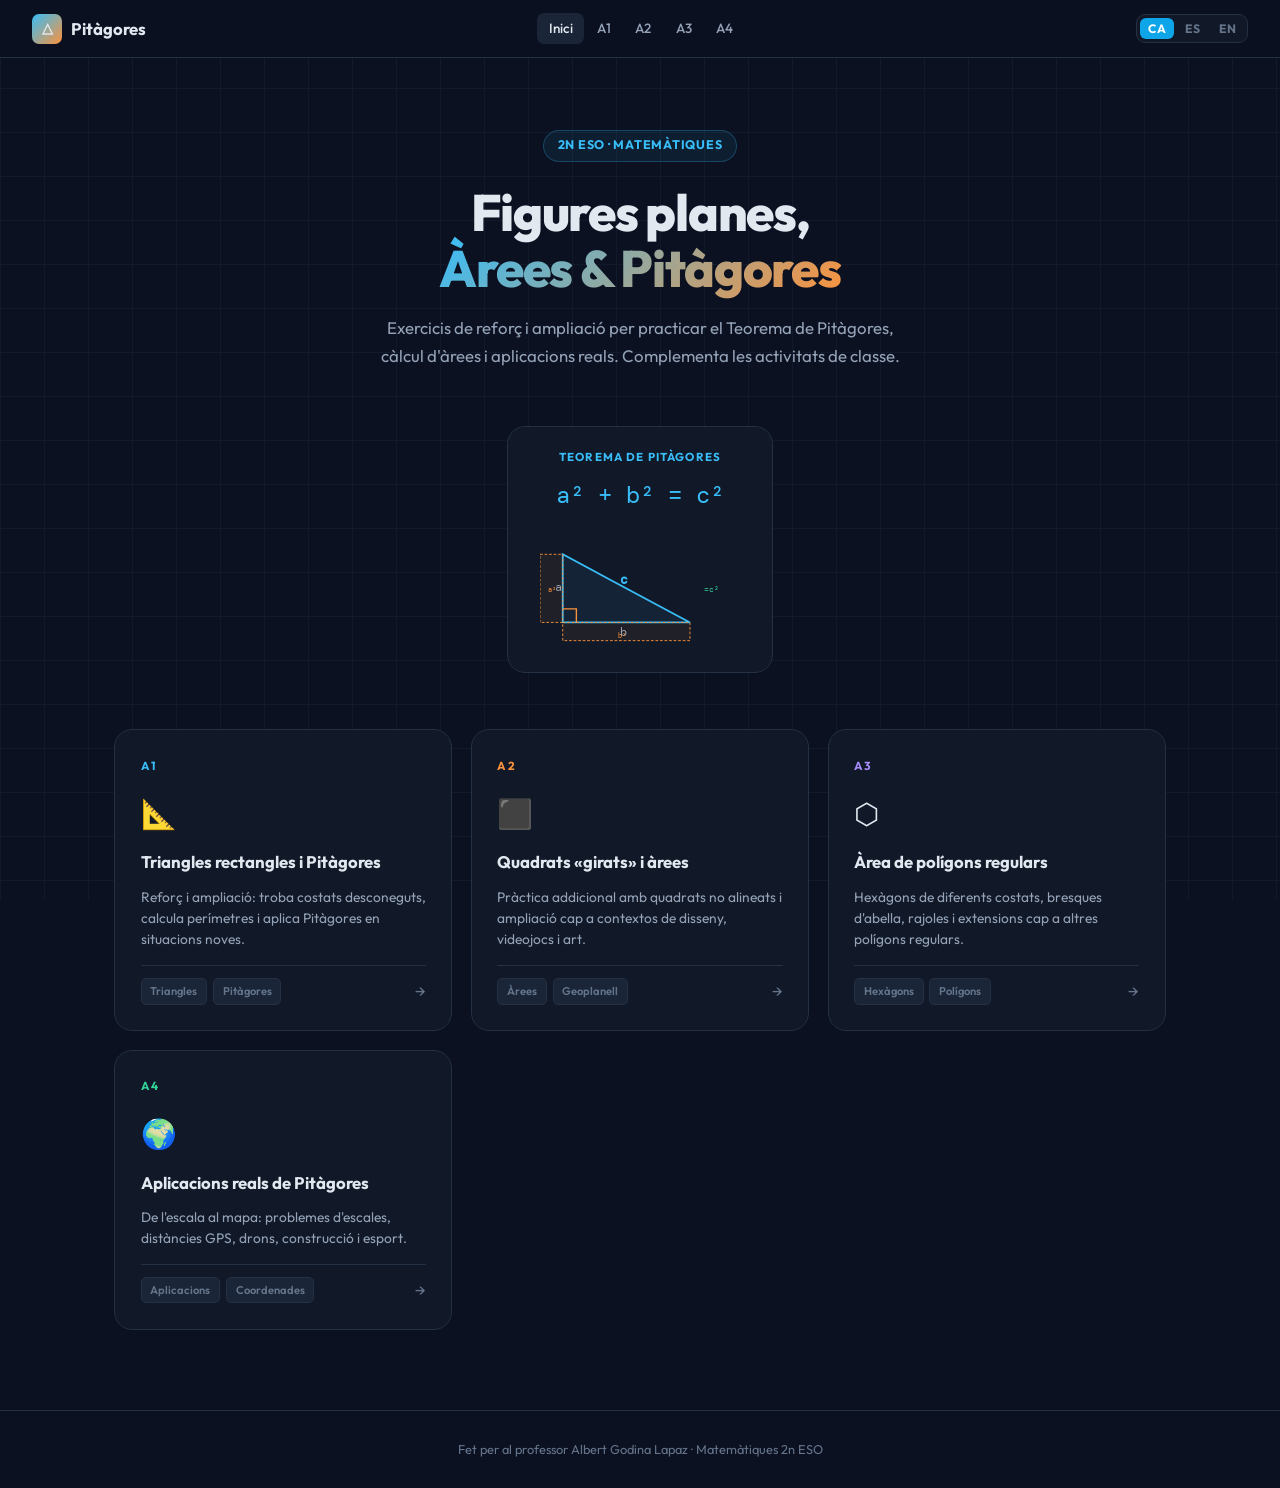
<file: index.html>
<!DOCTYPE html>
<html lang="ca">
<head>
  <meta charset="UTF-8">
  <meta name="viewport" content="width=device-width,initial-scale=1">
  <title>Pitàgores & Figures Planes — 2n ESO</title>
  <link rel="stylesheet" href="css/style.css">
</head>
<body>

<nav class="navbar">
  <a href="index.html" class="navbar-brand"><div class="logo-icon">△</div> Pitàgores</a>
  <div class="nav-links">
    <a href="index.html" class="active" data-t="nav_home"></a>
    <a href="a1.html" data-t="nav_a1"></a>
    <a href="a2.html" data-t="nav_a2"></a>
    <a href="a3.html" data-t="nav_a3"></a>
    <a href="a4.html" data-t="nav_a4"></a>
  </div>
  <div class="lang-switcher">
    <button class="lang-btn" data-lang="ca">CA</button>
    <button class="lang-btn" data-lang="es">ES</button>
    <button class="lang-btn" data-lang="en">EN</button>
  </div>
</nav>

<section class="hero">
  <div class="hero-badge" data-t="hero_badge"></div>
  <h1>
    Figures planes,<br>
    <span class="highlight">Àrees & Pitàgores</span>
  </h1>
  <p data-t="hero_desc"></p>
</section>

<div class="container">
  <!-- Formula showcase -->
  <div style="display:flex;justify-content:center;margin-bottom:2rem">
    <div style="background:var(--surface);border:1px solid var(--border);border-radius:var(--radius-lg);padding:1.25rem 2rem;text-align:center">
      <div style="font-size:0.72rem;font-weight:700;letter-spacing:0.1em;text-transform:uppercase;color:var(--primary);margin-bottom:0.6rem">Teorema de Pitàgores</div>
      <div style="font-family:'DM Mono',monospace;font-size:1.5rem;color:var(--primary)">a² + b² = c²</div>
      <svg viewBox="0 0 220 130" style="width:200px;margin-top:0.75rem" xmlns="http://www.w3.org/2000/svg">
        <polygon points="25,105 25,30 165,105" fill="rgba(56,189,248,0.07)" stroke="#38bdf8" stroke-width="2"/>
        <polyline points="25,90 40,90 40,105" fill="none" stroke="#fb923c" stroke-width="1.5"/>
        <text x="16" y="70" fill="#94a3b8" font-size="13" font-family="DM Mono,monospace">a</text>
        <text x="88" y="120" fill="#94a3b8" font-size="13" font-family="DM Mono,monospace">b</text>
        <text x="88" y="63" fill="#38bdf8" font-size="14" font-weight="bold" font-family="DM Mono,monospace">c</text>
        <rect x="0" y="30" width="25" height="75" fill="rgba(251,146,60,0.06)" stroke="#fb923c" stroke-width="1" stroke-dasharray="3,2"/>
        <rect x="25" y="105" width="140" height="20" fill="rgba(251,146,60,0.06)" stroke="#fb923c" stroke-width="1" stroke-dasharray="3,2"/>
        <text x="9" y="71" fill="#fb923c" font-size="8" font-family="DM Mono,monospace">a²</text>
        <text x="88" y="120" fill="none"/>
        <text x="86" y="122" fill="#fb923c" font-size="8" font-family="DM Mono,monospace">b²</text>
        <text x="180" y="72" fill="#34d399" font-size="9" font-family="DM Mono,monospace">=c²</text>
      </svg>
    </div>
  </div>

  <!-- Activity cards -->
  <div class="activities-grid">

    <a href="a1.html" class="activity-card" style="--card-color:#38bdf8;--card-glow:rgba(56,189,248,0.06)">
      <div class="card-eyebrow" data-t="nav_a1">A1</div>
      <div class="card-icon">📐</div>
      <h3>Triangles rectangles i Pitàgores</h3>
      <p>Reforç i ampliació: troba costats desconeguts, calcula perímetres i aplica Pitàgores en situacions noves.</p>
      <div class="card-cta">
        <div class="card-tags"><span class="tag">Triangles</span><span class="tag">Pitàgores</span></div>
        <div class="card-arrow">→</div>
      </div>
    </a>

    <a href="a2.html" class="activity-card" style="--card-color:#fb923c;--card-glow:rgba(251,146,60,0.06)">
      <div class="card-eyebrow" data-t="nav_a2">A2</div>
      <div class="card-icon">⬛</div>
      <h3>Quadrats «girats» i àrees</h3>
      <p>Pràctica addicional amb quadrats no alineats i ampliació cap a contextos de disseny, videojocs i art.</p>
      <div class="card-cta">
        <div class="card-tags"><span class="tag">Àrees</span><span class="tag">Geoplanell</span></div>
        <div class="card-arrow">→</div>
      </div>
    </a>

    <a href="a3.html" class="activity-card" style="--card-color:#a78bfa;--card-glow:rgba(167,139,250,0.06)">
      <div class="card-eyebrow" data-t="nav_a3">A3</div>
      <div class="card-icon">⬡</div>
      <h3>Àrea de polígons regulars</h3>
      <p>Hexàgons de diferents costats, bresques d'abella, rajoles i extensions cap a altres polígons regulars.</p>
      <div class="card-cta">
        <div class="card-tags"><span class="tag">Hexàgons</span><span class="tag">Polígons</span></div>
        <div class="card-arrow">→</div>
      </div>
    </a>

    <a href="a4.html" class="activity-card" style="--card-color:#34d399;--card-glow:rgba(52,211,153,0.06)">
      <div class="card-eyebrow" data-t="nav_a4">A4</div>
      <div class="card-icon">🌍</div>
      <h3>Aplicacions reals de Pitàgores</h3>
      <p>De l'escala al mapa: problemes d'escales, distàncies GPS, drons, construcció i esport.</p>
      <div class="card-cta">
        <div class="card-tags"><span class="tag">Aplicacions</span><span class="tag">Coordenades</span></div>
        <div class="card-arrow">→</div>
      </div>
    </a>

  </div>
</div>

<footer class="footer"><p data-t="footer"></p></footer>
<script src="js/i18n.js"></script>
<script>
  document.addEventListener('DOMContentLoaded',()=>{ initLang(); });
</script>
</body>
</html>
</file>
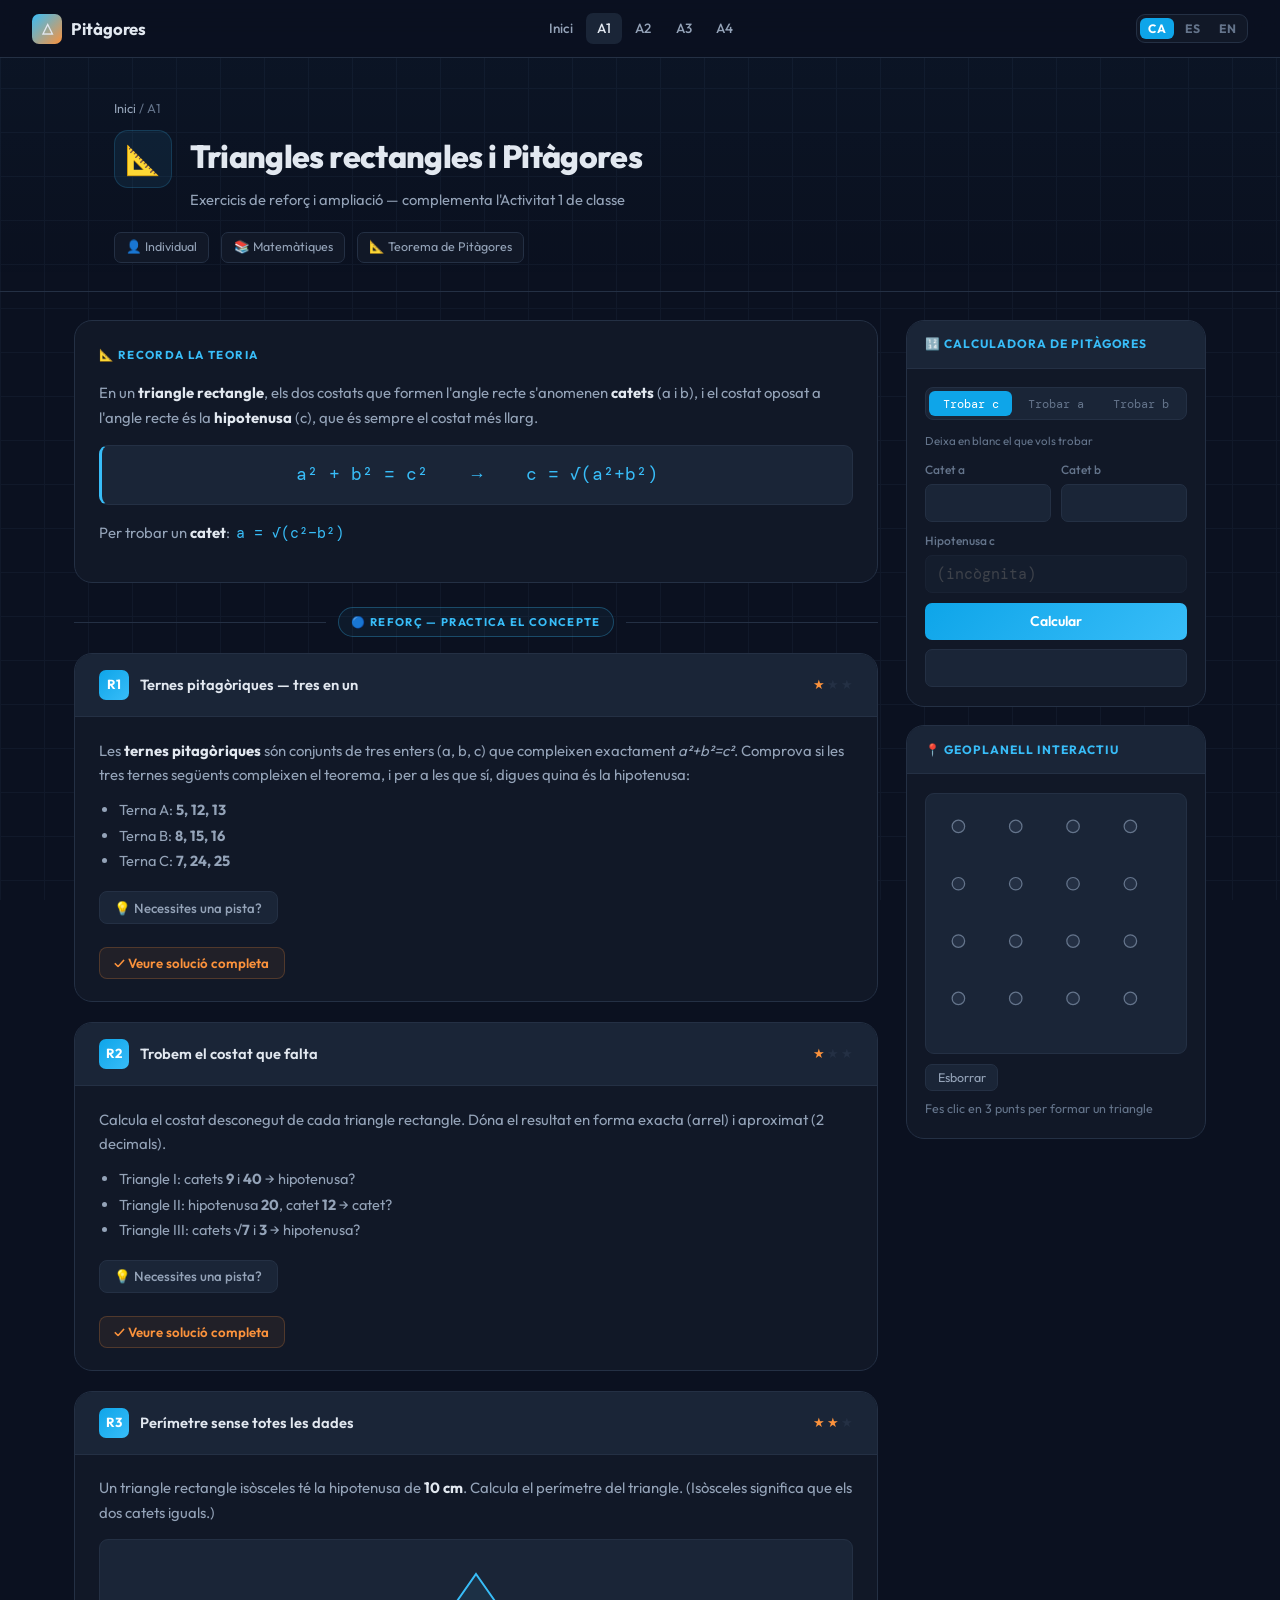
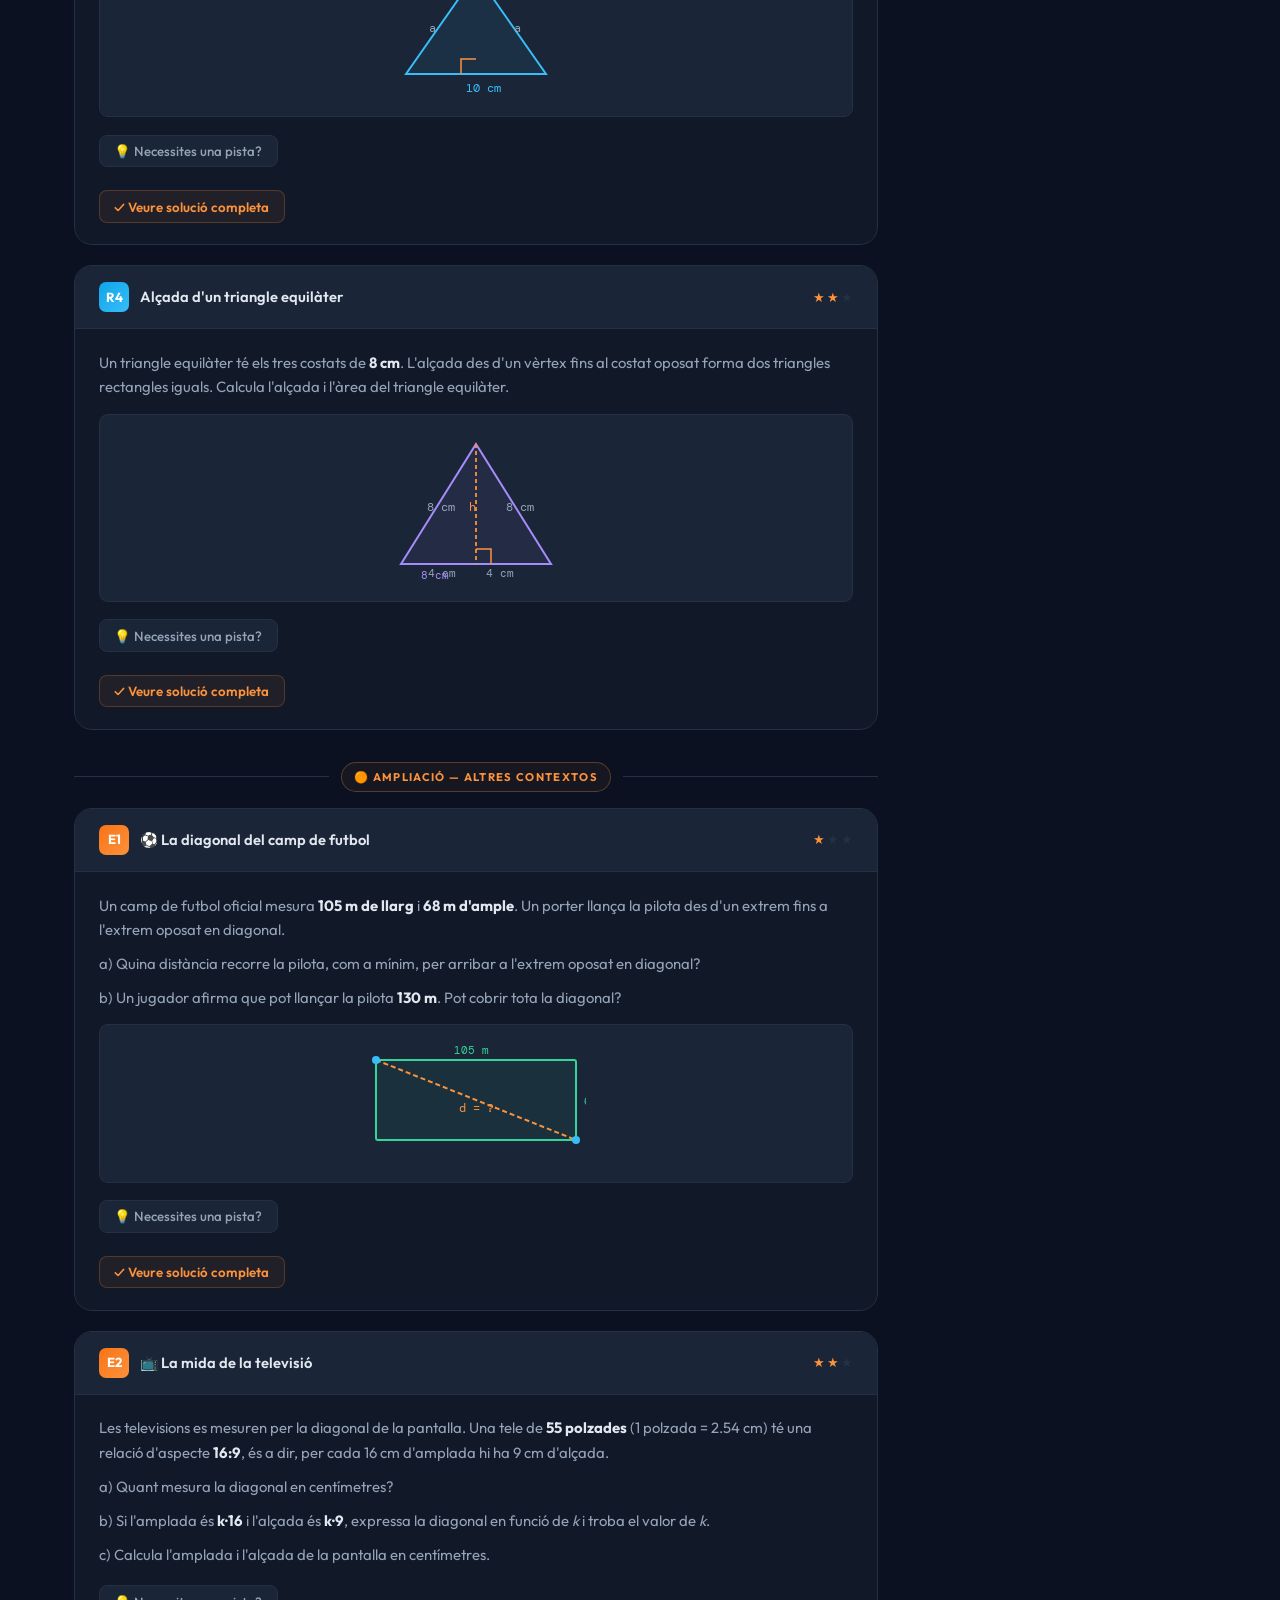
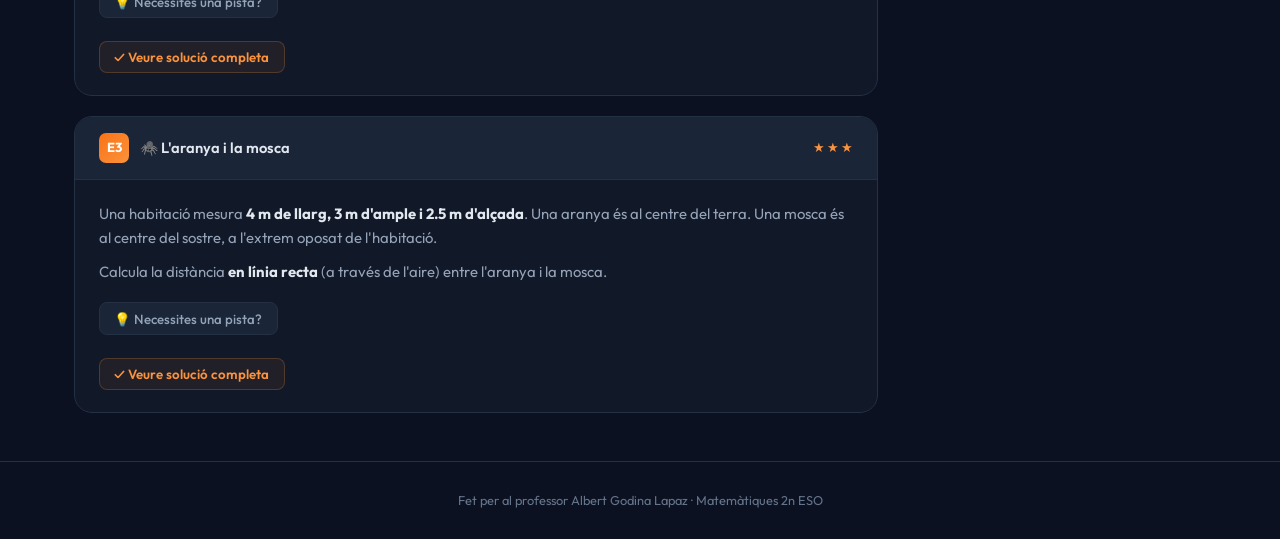
<file: a1.html>
<!DOCTYPE html>
<html lang="ca">
<head>
  <meta charset="UTF-8">
  <meta name="viewport" content="width=device-width,initial-scale=1">
  <title>A1 — Triangles rectangles i Pitàgores</title>
  <link rel="stylesheet" href="css/style.css">
</head>
<body>

<nav class="navbar">
  <a href="index.html" class="navbar-brand"><div class="logo-icon">△</div> Pitàgores</a>
  <div class="nav-links">
    <a href="index.html" data-t="nav_home"></a>
    <a href="a1.html" class="active" data-t="nav_a1"></a>
    <a href="a2.html" data-t="nav_a2"></a>
    <a href="a3.html" data-t="nav_a3"></a>
    <a href="a4.html" data-t="nav_a4"></a>
  </div>
  <div class="lang-switcher">
    <button class="lang-btn" data-lang="ca">CA</button>
    <button class="lang-btn" data-lang="es">ES</button>
    <button class="lang-btn" data-lang="en">EN</button>
  </div>
</nav>

<div class="activity-header">
  <div class="container">
    <div class="breadcrumb"><a href="index.html" data-t="nav_home"></a> / A1</div>
    <div class="act-title-row">
      <div class="act-icon">📐</div>
      <div class="act-title-text">
        <h1>Triangles rectangles i Pitàgores</h1>
        <div class="subtitle">Exercicis de reforç i ampliació — complementa l'Activitat 1 de classe</div>
      </div>
    </div>
    <div class="act-meta">
      <div class="meta-chip">👤 Individual</div>
      <div class="meta-chip">📚 Matemàtiques</div>
      <div class="meta-chip">📐 Teorema de Pitàgores</div>
    </div>
  </div>
</div>

<div class="content-grid">
<div class="main-col">

<!-- THEORY -->
<div class="theory-card">
  <h2 data-t="theory_label"></h2>
  <div class="theory-body">
    <p>En un <strong>triangle rectangle</strong>, els dos costats que formen l'angle recte s'anomenen <strong>catets</strong> (a i b), i el costat oposat a l'angle recte és la <strong>hipotenusa</strong> (c), que és sempre el costat més llarg.</p>
    <div class="formula-box">a² + b² = c² &nbsp;&nbsp; → &nbsp;&nbsp; c = √(a²+b²)</div>
    <p>Per trobar un <strong>catet</strong>: &nbsp;<code style="font-family:DM Mono,monospace;color:var(--primary)">a = √(c²−b²)</code></p>
  </div>
</div>

<!-- REINFORCEMENT SECTION -->
<div class="section-label">
  <div class="section-label-line"></div>
  <div class="section-label-text reinf" data-t="sec_reinf"></div>
  <div class="section-label-line"></div>
</div>

<!-- R1: Pythagorean triples -->
<div class="exercise-card">
  <div class="exercise-header">
    <div class="ex-label">
      <div class="ex-num">R1</div>
      <div class="ex-title">Ternes pitagòriques — tres en un</div>
    </div>
    <div class="stars"><span>★</span><span class="off">★</span><span class="off">★</span></div>
  </div>
  <div class="exercise-body">
    <p>Les <strong>ternes pitagòriques</strong> són conjunts de tres enters (a, b, c) que compleixen exactament <em>a²+b²=c²</em>. Comprova si les tres ternes següents compleixen el teorema, i per a les que sí, digues quina és la hipotenusa:</p>
    <ul>
      <li>Terna A: <strong>5, 12, 13</strong></li>
      <li>Terna B: <strong>8, 15, 16</strong></li>
      <li>Terna C: <strong>7, 24, 25</strong></li>
    </ul>
    <div class="hints-wrap">
      <button class="hints-btn" data-t="show_hints"></button>
      <div class="hints-body">
        <div class="hint-pill"><div class="hint-tag" data-t="hint_lbl"></div>Per comprovar una terna (a,b,c), calcula a²+b² i mira si dóna c². Recorda que la hipotenusa és sempre el número més gran dels tres.</div>
        <div class="hint-pill"><div class="hint-tag" data-t="hint_lbl"></div>Terna A: 5²+12² = 25+144 = 169. Comprova si 13² = 169.</div>
        <div class="hint-pill"><div class="hint-tag" data-t="hint_lbl"></div>Terna B: 8²+15² = 64+225 = 289. Ara, 16² = 256. Són iguals?</div>
        <div class="hint-nav">
          <button class="hn-btn hn-prev" data-t="prev_hint" disabled></button>
          <span class="hn-count"></span>
          <button class="hn-btn hn-next" data-t="next_hint"></button>
        </div>
      </div>
    </div>
    <div class="sol-wrap">
      <button class="sol-btn" data-t="show_sol"></button>
      <div class="sol-panel">
        <h4 data-t="sol_title"></h4>
        <div class="sol-step"><div class="sol-n">1</div><p><strong>Terna A (5,12,13):</strong> 5²+12² = 25+144 = 169 = 13² ✓ — SÍ és pitagòrica. Hipotenusa = 13.</p></div>
        <div class="sol-step"><div class="sol-n">2</div><p><strong>Terna B (8,15,16):</strong> 8²+15² = 64+225 = 289, però 16² = 256. 289 ≠ 256 ✗ — NO és pitagòrica.</p></div>
        <div class="sol-step"><div class="sol-n">3</div><p><strong>Terna C (7,24,25):</strong> 7²+24² = 49+576 = 625 = 25² ✓ — SÍ és pitagòrica. Hipotenusa = 25.</p></div>
        <div class="sol-answer">Pitagòriques: A i C. No pitagòrica: B.</div>
      </div>
    </div>
  </div>
</div>

<!-- R2: Find the missing side -->
<div class="exercise-card">
  <div class="exercise-header">
    <div class="ex-label">
      <div class="ex-num">R2</div>
      <div class="ex-title">Trobem el costat que falta</div>
    </div>
    <div class="stars"><span>★</span><span class="off">★</span><span class="off">★</span></div>
  </div>
  <div class="exercise-body">
    <p>Calcula el costat desconegut de cada triangle rectangle. Dóna el resultat en forma exacta (arrel) i aproximat (2 decimals).</p>
    <ul>
      <li>Triangle I: catets <strong>9</strong> i <strong>40</strong> → hipotenusa?</li>
      <li>Triangle II: hipotenusa <strong>20</strong>, catet <strong>12</strong> → catet?</li>
      <li>Triangle III: catets <strong>√7</strong> i <strong>3</strong> → hipotenusa?</li>
    </ul>
    <div class="hints-wrap">
      <button class="hints-btn" data-t="show_hints"></button>
      <div class="hints-body">
        <div class="hint-pill"><div class="hint-tag" data-t="hint_lbl"></div>Triangle I: els dos catets ja els tens, aplica c = √(9²+40²).</div>
        <div class="hint-pill"><div class="hint-tag" data-t="hint_lbl"></div>Triangle II: tens la hipotenusa i un catet, així que b = √(c²−a²) = √(20²−12²).</div>
        <div class="hint-pill"><div class="hint-tag" data-t="hint_lbl"></div>Triangle III: un catet és √7, que al quadrat dóna 7. Llavors c² = (√7)²+3² = 7+9 = 16. Quant és √16?</div>
        <div class="hint-nav">
          <button class="hn-btn hn-prev" data-t="prev_hint" disabled></button>
          <span class="hn-count"></span>
          <button class="hn-btn hn-next" data-t="next_hint"></button>
        </div>
      </div>
    </div>
    <div class="sol-wrap">
      <button class="sol-btn" data-t="show_sol"></button>
      <div class="sol-panel">
        <h4 data-t="sol_title"></h4>
        <div class="sol-step"><div class="sol-n">1</div><p><strong>Triangle I:</strong> c = √(81+1600) = √1681 = <strong>41</strong> (exacte! Una altra terna pitagòrica: 9-40-41)</p></div>
        <div class="sol-step"><div class="sol-n">2</div><p><strong>Triangle II:</strong> b = √(400−144) = √256 = <strong>16</strong> (exacte! Terna: 12-16-20)</p></div>
        <div class="sol-step"><div class="sol-n">3</div><p><strong>Triangle III:</strong> c² = (√7)²+3² = 7+9 = 16 → c = √16 = <strong>4</strong></p></div>
        <div class="sol-answer">I: c = 41 · II: b = 16 · III: c = 4</div>
      </div>
    </div>
  </div>
</div>

<!-- R3: Perimeter of a right triangle -->
<div class="exercise-card">
  <div class="exercise-header">
    <div class="ex-label">
      <div class="ex-num">R3</div>
      <div class="ex-title">Perímetre sense totes les dades</div>
    </div>
    <div class="stars"><span>★</span><span>★</span><span class="off">★</span></div>
  </div>
  <div class="exercise-body">
    <p>Un triangle rectangle isòsceles té la hipotenusa de <strong>10 cm</strong>. Calcula el perímetre del triangle. (Isòsceles significa que els dos catets iguals.)</p>
    <div class="fig">
      <svg viewBox="0 0 200 140" style="max-width:200px" xmlns="http://www.w3.org/2000/svg">
        <polygon points="100,20 170,120 30,120" fill="rgba(56,189,248,0.07)" stroke="#38bdf8" stroke-width="2"/>
        <polyline points="85,120 85,105 100,105" fill="none" stroke="#fb923c" stroke-width="1.5"/>
        <text x="53" y="78" fill="#94a3b8" font-size="12" font-family="DM Mono,monospace">a</text>
        <text x="138" y="78" fill="#94a3b8" font-size="12" font-family="DM Mono,monospace">a</text>
        <text x="90" y="138" fill="#38bdf8" font-size="12" font-family="DM Mono,monospace">10 cm</text>
      </svg>
    </div>
    <div class="hints-wrap">
      <button class="hints-btn" data-t="show_hints"></button>
      <div class="hints-body">
        <div class="hint-pill"><div class="hint-tag" data-t="hint_lbl"></div>Si els dos catets són iguals (a=b) i la hipotenusa és c=10, llavors Pitàgores queda: a²+a² = 10².</div>
        <div class="hint-pill"><div class="hint-tag" data-t="hint_lbl"></div>2a² = 100, per tant a² = 50, i a = √50 = 5√2.</div>
        <div class="hint-pill"><div class="hint-tag" data-t="hint_lbl"></div>Perímetre = a + a + c = 5√2 + 5√2 + 10 = 10√2 + 10.</div>
        <div class="hint-nav">
          <button class="hn-btn hn-prev" data-t="prev_hint" disabled></button>
          <span class="hn-count"></span>
          <button class="hn-btn hn-next" data-t="next_hint"></button>
        </div>
      </div>
    </div>
    <div class="sol-wrap">
      <button class="sol-btn" data-t="show_sol"></button>
      <div class="sol-panel">
        <h4 data-t="sol_title"></h4>
        <div class="sol-step"><div class="sol-n">1</div><p>Isòsceles → a = b. Apliquem Pitàgores: a² + a² = 10²</p></div>
        <div class="sol-step"><div class="sol-n">2</div><p>2a² = 100 → a² = 50 → a = √50 = 5√2 ≈ 7.07 cm</p></div>
        <div class="sol-step"><div class="sol-n">3</div><p>Perímetre = 5√2 + 5√2 + 10 = 10√2 + 10 = 10(√2+1) ≈ 24.14 cm</p></div>
        <div class="sol-answer">P = 10(1+√2) ≈ 24.14 cm</div>
      </div>
    </div>
  </div>
</div>

<!-- R4: Altitude of equilateral triangle -->
<div class="exercise-card">
  <div class="exercise-header">
    <div class="ex-label">
      <div class="ex-num">R4</div>
      <div class="ex-title">Alçada d'un triangle equilàter</div>
    </div>
    <div class="stars"><span>★</span><span>★</span><span class="off">★</span></div>
  </div>
  <div class="exercise-body">
    <p>Un triangle equilàter té els tres costats de <strong>8 cm</strong>. L'alçada des d'un vèrtex fins al costat oposat forma dos triangles rectangles iguals. Calcula l'alçada i l'àrea del triangle equilàter.</p>
    <div class="fig">
      <svg viewBox="0 0 200 150" style="max-width:200px" xmlns="http://www.w3.org/2000/svg">
        <polygon points="100,15 175,135 25,135" fill="rgba(167,139,250,0.07)" stroke="#a78bfa" stroke-width="2"/>
        <line x1="100" y1="15" x2="100" y2="135" stroke="var(--accent)" stroke-width="1.8" stroke-dasharray="4,3"/>
        <polyline points="100,120 115,120 115,135" fill="none" stroke="#fb923c" stroke-width="1.5"/>
        <text x="51" y="82" fill="#94a3b8" font-size="12" font-family="DM Mono,monospace">8 cm</text>
        <text x="130" y="82" fill="#94a3b8" font-size="12" font-family="DM Mono,monospace">8 cm</text>
        <text x="93" y="82" fill="#fb923c" font-size="12" font-family="DM Mono,monospace">h</text>
        <text x="45" y="150" fill="#a78bfa" font-size="11" font-family="DM Mono,monospace">8 cm</text>
        <text x="52" y="148" fill="#94a3b8" font-size="11" font-family="DM Mono,monospace">4 cm</text>
        <text x="110" y="148" fill="#94a3b8" font-size="11" font-family="DM Mono,monospace">4 cm</text>
      </svg>
    </div>
    <div class="hints-wrap">
      <button class="hints-btn" data-t="show_hints"></button>
      <div class="hints-body">
        <div class="hint-pill"><div class="hint-tag" data-t="hint_lbl"></div>L'alçada divideix la base en dues meitats de 4 cm cadascuna. Es forma un triangle rectangle amb hipotenusa 8 cm i un catet 4 cm.</div>
        <div class="hint-pill"><div class="hint-tag" data-t="hint_lbl"></div>h = √(8²−4²) = √(64−16) = √48 = 4√3.</div>
        <div class="hint-pill"><div class="hint-tag" data-t="hint_lbl"></div>Àrea = (base × alçada) / 2 = (8 × 4√3) / 2 = 16√3.</div>
        <div class="hint-nav">
          <button class="hn-btn hn-prev" data-t="prev_hint" disabled></button>
          <span class="hn-count"></span>
          <button class="hn-btn hn-next" data-t="next_hint"></button>
        </div>
      </div>
    </div>
    <div class="sol-wrap">
      <button class="sol-btn" data-t="show_sol"></button>
      <div class="sol-panel">
        <h4 data-t="sol_title"></h4>
        <div class="sol-step"><div class="sol-n">1</div><p>L'alçada biseca la base: catet horitzontal = 8/2 = 4 cm. Hipotenusa = 8 cm.</p></div>
        <div class="sol-step"><div class="sol-n">2</div><p>h² = 8²−4² = 64−16 = 48 → h = √48 = 4√3 ≈ 6.93 cm</p></div>
        <div class="sol-step"><div class="sol-n">3</div><p>Àrea = (8 × 4√3) / 2 = 16√3 ≈ 27.71 cm²</p></div>
        <div class="sol-answer">h = 4√3 ≈ 6.93 cm · A = 16√3 ≈ 27.71 cm²</div>
      </div>
    </div>
  </div>
</div>

<!-- EXTENSION SECTION -->
<div class="section-label" style="margin-top:2rem">
  <div class="section-label-line"></div>
  <div class="section-label-text ext" data-t="sec_ext"></div>
  <div class="section-label-line"></div>
</div>

<!-- E1: Football pitch diagonal -->
<div class="exercise-card">
  <div class="exercise-header">
    <div class="ex-label">
      <div class="ex-num ext">E1</div>
      <div class="ex-title">⚽ La diagonal del camp de futbol</div>
    </div>
    <div class="stars"><span>★</span><span class="off">★</span><span class="off">★</span></div>
  </div>
  <div class="exercise-body">
    <p>Un camp de futbol oficial mesura <strong>105 m de llarg</strong> i <strong>68 m d'ample</strong>. Un porter llança la pilota des d'un extrem fins a l'extrem oposat en diagonal.</p>
    <p>a) Quina distància recorre la pilota, com a mínim, per arribar a l'extrem oposat en diagonal?</p>
    <p>b) Un jugador afirma que pot llançar la pilota <strong>130 m</strong>. Pot cobrir tota la diagonal?</p>
    <div class="fig">
      <svg viewBox="0 0 220 120" style="max-width:220px" xmlns="http://www.w3.org/2000/svg">
        <rect x="10" y="20" width="200" height="80" fill="rgba(52,211,153,0.06)" stroke="#34d399" stroke-width="2" rx="2"/>
        <line x1="10" y1="20" x2="210" y2="100" stroke="#fb923c" stroke-width="2" stroke-dasharray="5,3"/>
        <text x="105" y="14" fill="#34d399" font-size="11" font-family="DM Mono,monospace" text-anchor="middle">105 m</text>
        <text x="218" y="65" fill="#34d399" font-size="11" font-family="DM Mono,monospace">68 m</text>
        <text x="110" y="72" fill="#fb923c" font-size="12" font-family="DM Mono,monospace" text-anchor="middle">d = ?</text>
        <circle cx="10" cy="20" r="4" fill="#38bdf8"/>
        <circle cx="210" cy="100" r="4" fill="#38bdf8"/>
      </svg>
    </div>
    <div class="hints-wrap">
      <button class="hints-btn" data-t="show_hints"></button>
      <div class="hints-body">
        <div class="hint-pill"><div class="hint-tag" data-t="hint_lbl"></div>La diagonal del rectangle és la hipotenusa d'un triangle rectangle amb catets 105 m i 68 m.</div>
        <div class="hint-pill"><div class="hint-tag" data-t="hint_lbl"></div>d = √(105²+68²) = √(11025+4624) = √15649</div>
        <div class="hint-pill"><div class="hint-tag" data-t="hint_lbl"></div>√15649 ≈ 125.1 m. Compara amb 130 m per respondre la part b.</div>
        <div class="hint-nav">
          <button class="hn-btn hn-prev" data-t="prev_hint" disabled></button>
          <span class="hn-count"></span>
          <button class="hn-btn hn-next" data-t="next_hint"></button>
        </div>
      </div>
    </div>
    <div class="sol-wrap">
      <button class="sol-btn" data-t="show_sol"></button>
      <div class="sol-panel">
        <h4 data-t="sol_title"></h4>
        <div class="sol-step"><div class="sol-n">1</div><p>Catets del triangle rectangle: a = 105 m, b = 68 m</p></div>
        <div class="sol-step"><div class="sol-n">2</div><p>d = √(105²+68²) = √(11025+4624) = √15649 ≈ <strong>125.1 m</strong></p></div>
        <div class="sol-step"><div class="sol-n">3</div><p>El jugador pot llançar 130 m > 125.1 m → <strong>Sí, pot cobrir la diagonal!</strong></p></div>
        <div class="sol-answer">d ≈ 125.1 m · Sí, 130 m és suficient</div>
      </div>
    </div>
  </div>
</div>

<!-- E2: TV screen -->
<div class="exercise-card">
  <div class="exercise-header">
    <div class="ex-label">
      <div class="ex-num ext">E2</div>
      <div class="ex-title">📺 La mida de la televisió</div>
    </div>
    <div class="stars"><span>★</span><span>★</span><span class="off">★</span></div>
  </div>
  <div class="exercise-body">
    <p>Les televisions es mesuren per la diagonal de la pantalla. Una tele de <strong>55 polzades</strong> (1 polzada = 2.54 cm) té una relació d'aspecte <strong>16:9</strong>, és a dir, per cada 16 cm d'amplada hi ha 9 cm d'alçada.</p>
    <p>a) Quant mesura la diagonal en centímetres?</p>
    <p>b) Si l'amplada és <strong>k·16</strong> i l'alçada és <strong>k·9</strong>, expressa la diagonal en funció de <em>k</em> i troba el valor de <em>k</em>.</p>
    <p>c) Calcula l'amplada i l'alçada de la pantalla en centímetres.</p>
    <div class="hints-wrap">
      <button class="hints-btn" data-t="show_hints"></button>
      <div class="hints-body">
        <div class="hint-pill"><div class="hint-tag" data-t="hint_lbl"></div>Primer converteix 55 polzades a cm: 55 × 2.54 = 139.7 cm. Aquesta és la diagonal (hipotenusa).</div>
        <div class="hint-pill"><div class="hint-tag" data-t="hint_lbl"></div>Catets: amplada = 16k, alçada = 9k. Pitàgores: (16k)²+(9k)² = diagonal²</div>
        <div class="hint-pill"><div class="hint-tag" data-t="hint_lbl"></div>256k²+81k² = 337k² = 139.7². Llavors k = 139.7/√337 ≈ 7.61. Amplada = 16k, alçada = 9k.</div>
        <div class="hint-nav">
          <button class="hn-btn hn-prev" data-t="prev_hint" disabled></button>
          <span class="hn-count"></span>
          <button class="hn-btn hn-next" data-t="next_hint"></button>
        </div>
      </div>
    </div>
    <div class="sol-wrap">
      <button class="sol-btn" data-t="show_sol"></button>
      <div class="sol-panel">
        <h4 data-t="sol_title"></h4>
        <div class="sol-step"><div class="sol-n">1</div><p>Diagonal: 55 × 2.54 = <strong>139.7 cm</strong></p></div>
        <div class="sol-step"><div class="sol-n">2</div><p>(16k)²+(9k)² = 139.7² → 337k² = 19516 → k² = 57.91 → k ≈ <strong>7.61</strong></p></div>
        <div class="sol-step"><div class="sol-n">3</div><p>Amplada = 16 × 7.61 ≈ <strong>121.7 cm</strong> · Alçada = 9 × 7.61 ≈ <strong>68.5 cm</strong></p></div>
        <div class="sol-answer">Diagonal = 139.7 cm · Amplada ≈ 121.7 cm · Alçada ≈ 68.5 cm</div>
      </div>
    </div>
  </div>
</div>

<!-- E3: Spider and fly -->
<div class="exercise-card">
  <div class="exercise-header">
    <div class="ex-label">
      <div class="ex-num ext">E3</div>
      <div class="ex-title">🕷️ L'aranya i la mosca</div>
    </div>
    <div class="stars"><span>★</span><span>★</span><span>★</span></div>
  </div>
  <div class="exercise-body">
    <p>Una habitació mesura <strong>4 m de llarg, 3 m d'ample i 2.5 m d'alçada</strong>. Una aranya és al centre del terra. Una mosca és al centre del sostre, a l'extrem oposat de l'habitació.</p>
    <p>Calcula la distància <strong>en línia recta</strong> (a través de l'aire) entre l'aranya i la mosca.</p>
    <div class="hints-wrap">
      <button class="hints-btn" data-t="show_hints"></button>
      <div class="hints-body">
        <div class="hint-pill"><div class="hint-tag" data-t="hint_lbl"></div>En 3D, la distància entre dos punts és: d = √(Δx²+Δy²+Δz²). Aquí Δx=4 m, Δy=3 m, Δz=2.5 m.</div>
        <div class="hint-pill"><div class="hint-tag" data-t="hint_lbl"></div>Primer calcula la diagonal del terra: d_terra = √(4²+3²) = √25 = 5 m. Ara d_total = √(5²+2.5²).</div>
        <div class="hint-pill"><div class="hint-tag" data-t="hint_lbl"></div>d = √(25+6.25) = √31.25 ≈ 5.59 m. Aquí Pitàgores s'aplica dues vegades!</div>
        <div class="hint-nav">
          <button class="hn-btn hn-prev" data-t="prev_hint" disabled></button>
          <span class="hn-count"></span>
          <button class="hn-btn hn-next" data-t="next_hint"></button>
        </div>
      </div>
    </div>
    <div class="sol-wrap">
      <button class="sol-btn" data-t="show_sol"></button>
      <div class="sol-panel">
        <h4 data-t="sol_title"></h4>
        <div class="sol-step"><div class="sol-n">1</div><p>Diagonal del terra (horitzonal): d₁ = √(4²+3²) = √(16+9) = √25 = 5 m</p></div>
        <div class="sol-step"><div class="sol-n">2</div><p>Ara tenim un triangle rectangle amb catets 5 m (horitzontal) i 2.5 m (vertical).</p></div>
        <div class="sol-step"><div class="sol-n">3</div><p>d = √(5²+2.5²) = √(25+6.25) = √31.25 ≈ <strong>5.59 m</strong></p></div>
        <div class="sol-answer">Distància aranya–mosca ≈ 5.59 m</div>
      </div>
    </div>
  </div>
</div>

</div><!-- end main-col -->

<!-- SIDEBAR -->
<aside class="sidebar">
  <div class="tool-card" id="pyth-calc">
    <div class="tool-header" data-t="calc_title"></div>
    <div class="tool-body">
      <div class="calc-mode-row">
        <button class="active" data-mode="c" data-t="calc_find_c"></button>
        <button data-mode="a" data-t="calc_find_a"></button>
        <button data-mode="b" data-t="calc_find_b"></button>
      </div>
      <div class="calc-hint" data-t="calc_leave"></div>
      <div class="calc-fields">
        <div class="calc-field">
          <label data-t="calc_leg_a"></label>
          <input type="number" id="ci-a" min="0" step="any">
        </div>
        <div class="calc-field">
          <label data-t="calc_leg_b"></label>
          <input type="number" id="ci-b" min="0" step="any">
        </div>
        <div class="calc-field full">
          <label data-t="calc_hyp"></label>
          <input type="number" id="ci-c" min="0" step="any" disabled>
        </div>
      </div>
      <button class="calc-go" data-t="calc_go"></button>
      <div class="calc-out"></div>
    </div>
  </div>

  <div class="tool-card">
    <div class="tool-header" data-t="geo_title"></div>
    <div class="tool-body">
      <div class="geo-wrap">
        <svg id="geo-svg" viewBox="0 0 208 208" xmlns="http://www.w3.org/2000/svg"></svg>
      </div>
      <div class="geo-controls">
        <button class="geo-btn" id="geo-svg-clear" data-t="geo_clear"></button>
      </div>
      <div class="geo-status" id="geo-status"></div>
    </div>
  </div>
</aside>

</div><!-- end content-grid -->

<footer class="footer"><p data-t="footer"></p></footer>
<script src="js/i18n.js"></script>
<script src="js/app.js"></script>
</body>
</html>
</file>
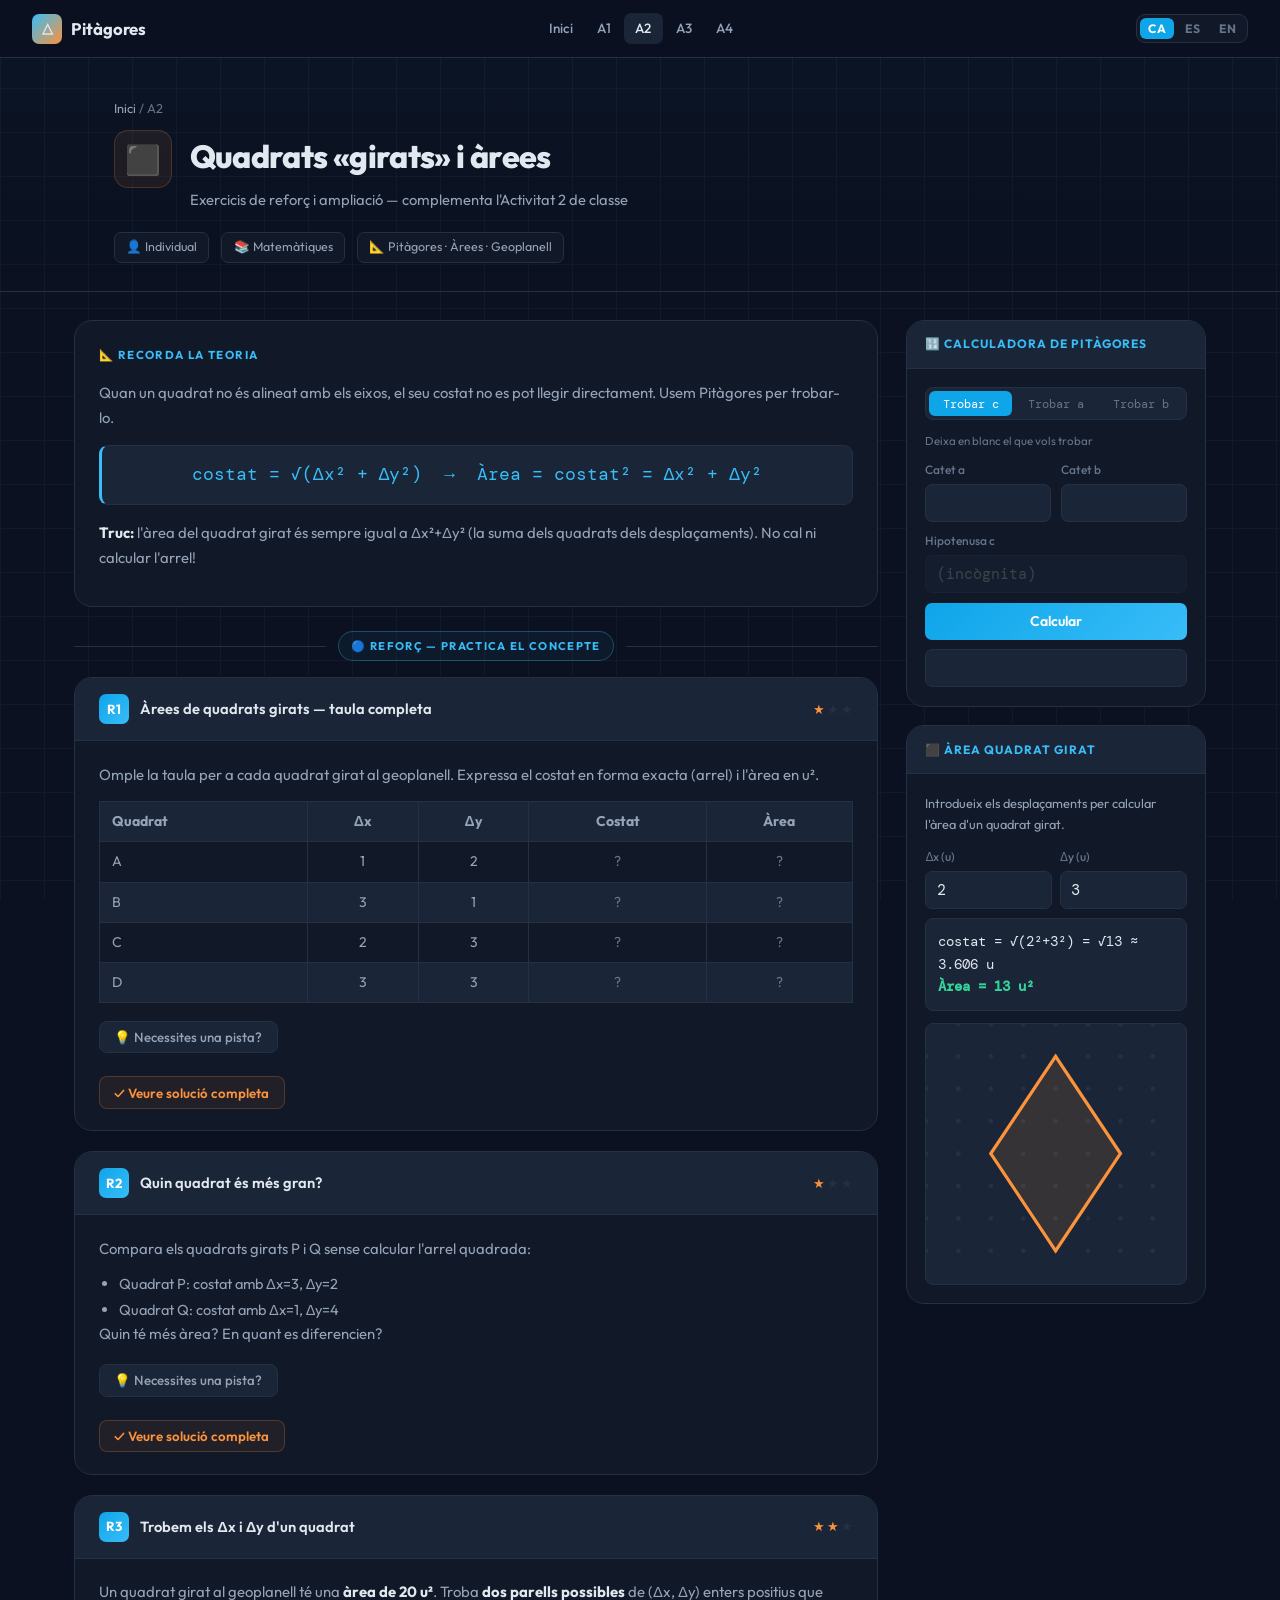
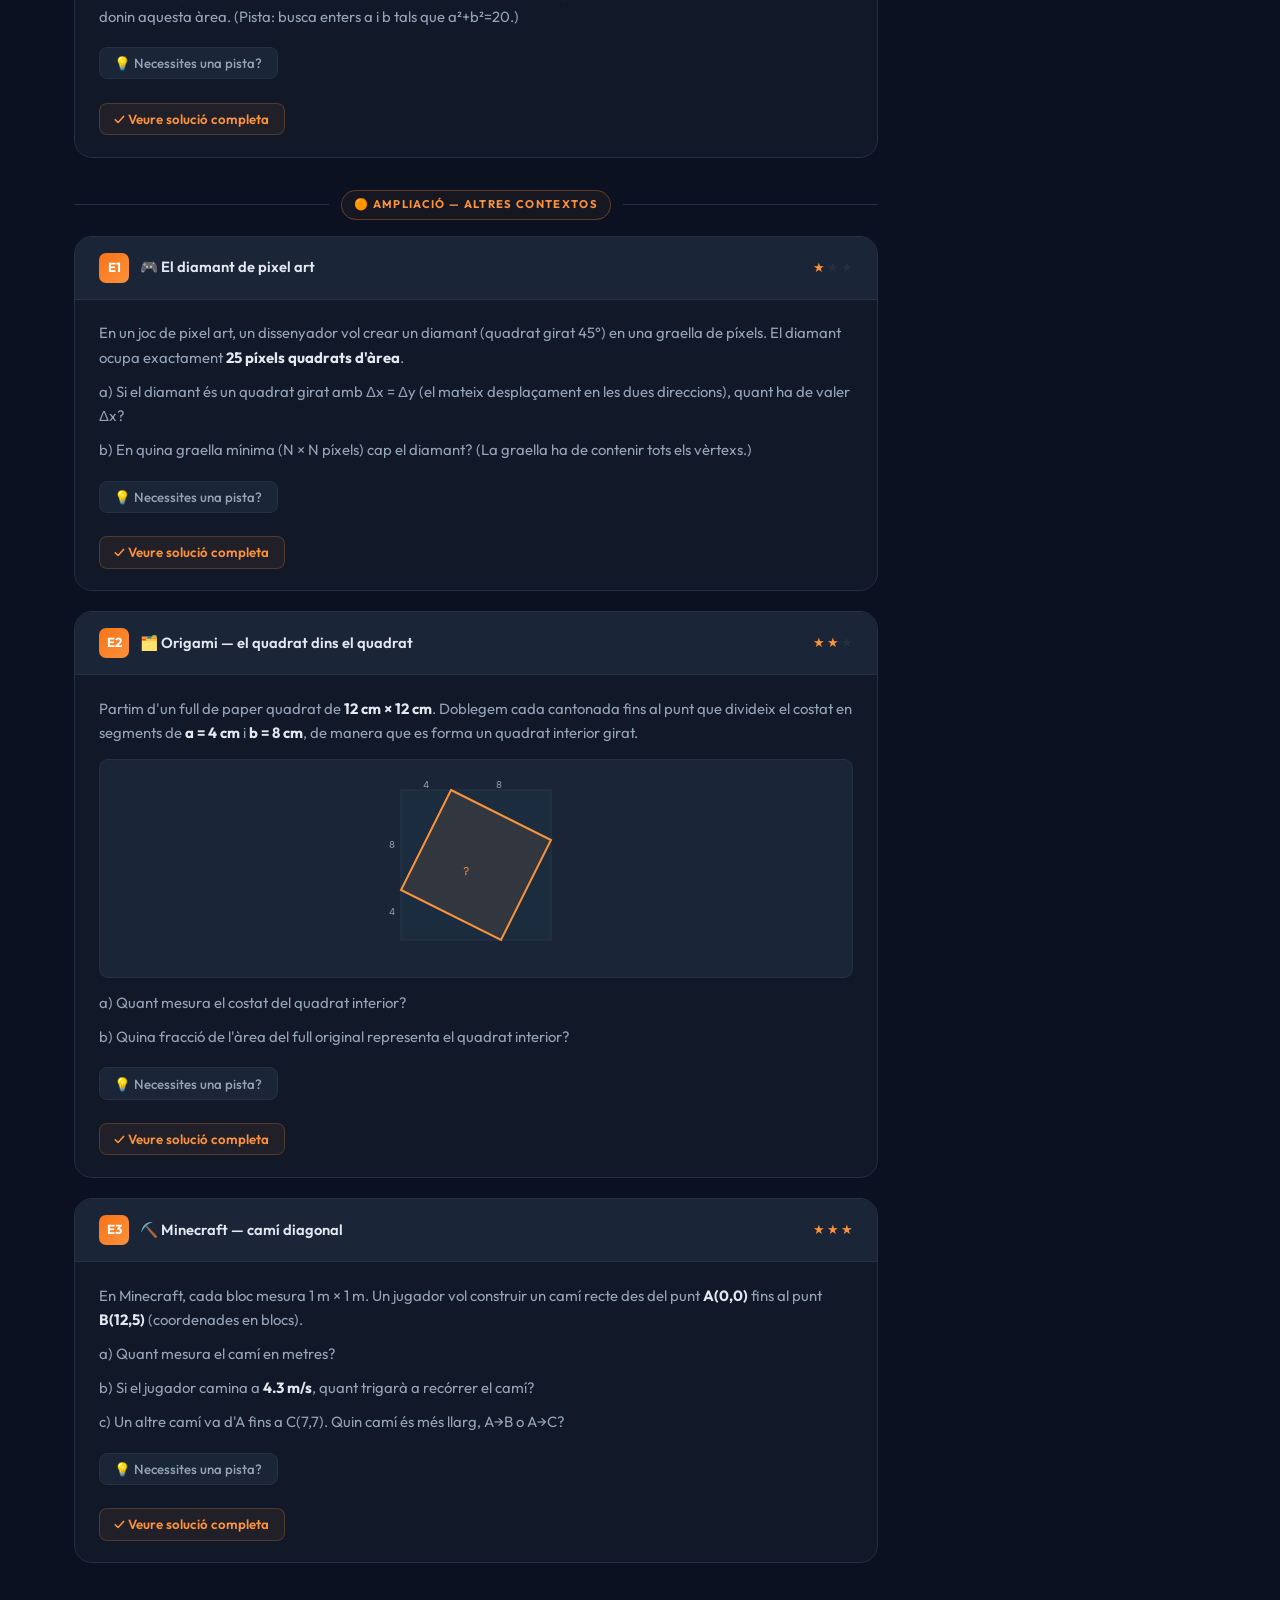
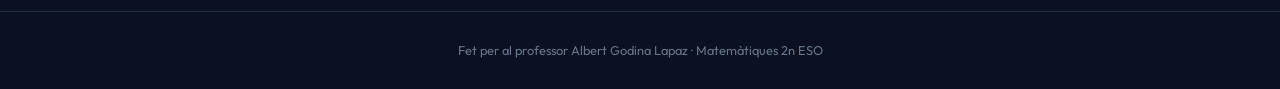
<file: a2.html>
<!DOCTYPE html>
<html lang="ca">
<head>
  <meta charset="UTF-8">
  <meta name="viewport" content="width=device-width,initial-scale=1">
  <title>A2 — Quadrats girats i àrees</title>
  <link rel="stylesheet" href="css/style.css">
</head>
<body>
<nav class="navbar">
  <a href="index.html" class="navbar-brand"><div class="logo-icon">△</div> Pitàgores</a>
  <div class="nav-links">
    <a href="index.html" data-t="nav_home"></a>
    <a href="a1.html" data-t="nav_a1"></a>
    <a href="a2.html" class="active" data-t="nav_a2"></a>
    <a href="a3.html" data-t="nav_a3"></a>
    <a href="a4.html" data-t="nav_a4"></a>
  </div>
  <div class="lang-switcher">
    <button class="lang-btn" data-lang="ca">CA</button>
    <button class="lang-btn" data-lang="es">ES</button>
    <button class="lang-btn" data-lang="en">EN</button>
  </div>
</nav>

<div class="activity-header">
  <div class="container">
    <div class="breadcrumb"><a href="index.html" data-t="nav_home"></a> / A2</div>
    <div class="act-title-row">
      <div class="act-icon" style="background:rgba(251,146,60,0.08);border-color:rgba(251,146,60,0.2)">⬛</div>
      <div class="act-title-text">
        <h1>Quadrats «girats» i àrees</h1>
        <div class="subtitle">Exercicis de reforç i ampliació — complementa l'Activitat 2 de classe</div>
      </div>
    </div>
    <div class="act-meta">
      <div class="meta-chip">👤 Individual</div>
      <div class="meta-chip">📚 Matemàtiques</div>
      <div class="meta-chip">📐 Pitàgores · Àrees · Geoplanell</div>
    </div>
  </div>
</div>

<div class="content-grid">
<div class="main-col">

<div class="theory-card">
  <h2 data-t="theory_label"></h2>
  <div class="theory-body">
    <p>Quan un quadrat no és alineat amb els eixos, el seu costat no es pot llegir directament. Usem Pitàgores per trobar-lo.</p>
    <div class="formula-box">costat = √(Δx² + Δy²) &nbsp;→&nbsp; Àrea = costat² = Δx² + Δy²</div>
    <p><strong>Truc:</strong> l'àrea del quadrat girat és sempre igual a Δx²+Δy² (la suma dels quadrats dels desplaçaments). No cal ni calcular l'arrel!</p>
  </div>
</div>

<!-- REINF -->
<div class="section-label">
  <div class="section-label-line"></div>
  <div class="section-label-text reinf" data-t="sec_reinf"></div>
  <div class="section-label-line"></div>
</div>

<!-- R1 -->
<div class="exercise-card">
  <div class="exercise-header">
    <div class="ex-label"><div class="ex-num">R1</div><div class="ex-title">Àrees de quadrats girats — taula completa</div></div>
    <div class="stars"><span>★</span><span class="off">★</span><span class="off">★</span></div>
  </div>
  <div class="exercise-body">
    <p>Omple la taula per a cada quadrat girat al geoplanell. Expressa el costat en forma exacta (arrel) i l'àrea en u².</p>
    <div style="overflow-x:auto;margin:0.85rem 0">
      <table style="border-collapse:collapse;font-size:0.88rem;width:100%">
        <thead>
          <tr style="background:var(--surface2);color:var(--muted)">
            <th style="padding:0.5rem 0.75rem;border:1px solid var(--border);text-align:left">Quadrat</th>
            <th style="padding:0.5rem 0.75rem;border:1px solid var(--border)">Δx</th>
            <th style="padding:0.5rem 0.75rem;border:1px solid var(--border)">Δy</th>
            <th style="padding:0.5rem 0.75rem;border:1px solid var(--border)">Costat</th>
            <th style="padding:0.5rem 0.75rem;border:1px solid var(--border)">Àrea</th>
          </tr>
        </thead>
        <tbody style="color:var(--muted)">
          <tr><td style="padding:0.5rem 0.75rem;border:1px solid var(--border)">A</td><td style="border:1px solid var(--border);text-align:center">1</td><td style="border:1px solid var(--border);text-align:center">2</td><td style="border:1px solid var(--border);text-align:center;color:var(--dim)">?</td><td style="border:1px solid var(--border);text-align:center;color:var(--dim)">?</td></tr>
          <tr style="background:var(--surface2)"><td style="padding:0.5rem 0.75rem;border:1px solid var(--border)">B</td><td style="border:1px solid var(--border);text-align:center">3</td><td style="border:1px solid var(--border);text-align:center">1</td><td style="border:1px solid var(--border);text-align:center;color:var(--dim)">?</td><td style="border:1px solid var(--border);text-align:center;color:var(--dim)">?</td></tr>
          <tr><td style="padding:0.5rem 0.75rem;border:1px solid var(--border)">C</td><td style="border:1px solid var(--border);text-align:center">2</td><td style="border:1px solid var(--border);text-align:center">3</td><td style="border:1px solid var(--border);text-align:center;color:var(--dim)">?</td><td style="border:1px solid var(--border);text-align:center;color:var(--dim)">?</td></tr>
          <tr style="background:var(--surface2)"><td style="padding:0.5rem 0.75rem;border:1px solid var(--border)">D</td><td style="border:1px solid var(--border);text-align:center">3</td><td style="border:1px solid var(--border);text-align:center">3</td><td style="border:1px solid var(--border);text-align:center;color:var(--dim)">?</td><td style="border:1px solid var(--border);text-align:center;color:var(--dim)">?</td></tr>
        </tbody>
      </table>
    </div>
    <div class="hints-wrap">
      <button class="hints-btn" data-t="show_hints"></button>
      <div class="hints-body">
        <div class="hint-pill"><div class="hint-tag" data-t="hint_lbl"></div>Costat = √(Δx²+Δy²) i Àrea = Δx²+Δy². Per al quadrat A: √(1+4) = √5 i àrea = 5.</div>
        <div class="hint-pill"><div class="hint-tag" data-t="hint_lbl"></div>Quadrat B: √(9+1) = √10, àrea = 10. Quadrat C: √(4+9) = √13, àrea = 13.</div>
        <div class="hint-pill"><div class="hint-tag" data-t="hint_lbl"></div>Quadrat D: Δx=Δy=3 → costat = √18 = 3√2, àrea = 18.</div>
        <div class="hint-nav">
          <button class="hn-btn hn-prev" data-t="prev_hint" disabled></button>
          <span class="hn-count"></span>
          <button class="hn-btn hn-next" data-t="next_hint"></button>
        </div>
      </div>
    </div>
    <div class="sol-wrap">
      <button class="sol-btn" data-t="show_sol"></button>
      <div class="sol-panel">
        <h4 data-t="sol_title"></h4>
        <div class="sol-step"><div class="sol-n">A</div><p>Δx=1, Δy=2 → costat = √5 ≈ 2.24 u · Àrea = 5 u²</p></div>
        <div class="sol-step"><div class="sol-n">B</div><p>Δx=3, Δy=1 → costat = √10 ≈ 3.16 u · Àrea = 10 u²</p></div>
        <div class="sol-step"><div class="sol-n">C</div><p>Δx=2, Δy=3 → costat = √13 ≈ 3.61 u · Àrea = 13 u²</p></div>
        <div class="sol-step"><div class="sol-n">D</div><p>Δx=3, Δy=3 → costat = 3√2 ≈ 4.24 u · Àrea = 18 u²</p></div>
        <div class="sol-answer">A:5 · B:10 · C:13 · D:18 u²</div>
      </div>
    </div>
  </div>
</div>

<!-- R2 -->
<div class="exercise-card">
  <div class="exercise-header">
    <div class="ex-label"><div class="ex-num">R2</div><div class="ex-title">Quin quadrat és més gran?</div></div>
    <div class="stars"><span>★</span><span class="off">★</span><span class="off">★</span></div>
  </div>
  <div class="exercise-body">
    <p>Compara els quadrats girats P i Q sense calcular l'arrel quadrada:</p>
    <ul>
      <li>Quadrat P: costat amb Δx=3, Δy=2</li>
      <li>Quadrat Q: costat amb Δx=1, Δy=4</li>
    </ul>
    <p>Quin té més àrea? En quant es diferencien?</p>
    <div class="hints-wrap">
      <button class="hints-btn" data-t="show_hints"></button>
      <div class="hints-body">
        <div class="hint-pill"><div class="hint-tag" data-t="hint_lbl"></div>Àrea P = 3²+2² = 9+4 = 13 u². Àrea Q = 1²+4² = 1+16 = 17 u². Compara directament sense arrels!</div>
        <div class="hint-nav">
          <button class="hn-btn hn-prev" data-t="prev_hint" disabled></button>
          <span class="hn-count"></span>
          <button class="hn-btn hn-next" data-t="next_hint"></button>
        </div>
      </div>
    </div>
    <div class="sol-wrap">
      <button class="sol-btn" data-t="show_sol"></button>
      <div class="sol-panel">
        <h4 data-t="sol_title"></h4>
        <div class="sol-step"><div class="sol-n">1</div><p>Àrea P = 3²+2² = 13 u² · Àrea Q = 1²+4² = 17 u²</p></div>
        <div class="sol-step"><div class="sol-n">2</div><p>Q > P. Diferència = 17−13 = <strong>4 u²</strong></p></div>
        <div class="sol-answer">Q és més gran per 4 u² (17 vs 13)</div>
      </div>
    </div>
  </div>
</div>

<!-- R3 -->
<div class="exercise-card">
  <div class="exercise-header">
    <div class="ex-label"><div class="ex-num">R3</div><div class="ex-title">Trobem els Δx i Δy d'un quadrat</div></div>
    <div class="stars"><span>★</span><span>★</span><span class="off">★</span></div>
  </div>
  <div class="exercise-body">
    <p>Un quadrat girat al geoplanell té una <strong>àrea de 20 u²</strong>. Troba <strong>dos parells possibles</strong> de (Δx, Δy) enters positius que donin aquesta àrea. (Pista: busca enters a i b tals que a²+b²=20.)</p>
    <div class="hints-wrap">
      <button class="hints-btn" data-t="show_hints"></button>
      <div class="hints-body">
        <div class="hint-pill"><div class="hint-tag" data-t="hint_lbl"></div>Necessites a²+b²=20. Prova valors petits: si a=1, b²=19 (no enter). Si a=2, b²=16 → b=4. ✓</div>
        <div class="hint-pill"><div class="hint-tag" data-t="hint_lbl"></div>Si a=4, b²=4 → b=2 (el mateix parell). Posa a≤b per evitar repeticions. Intenta a=1,2,3,4.</div>
        <div class="hint-nav">
          <button class="hn-btn hn-prev" data-t="prev_hint" disabled></button>
          <span class="hn-count"></span>
          <button class="hn-btn hn-next" data-t="next_hint"></button>
        </div>
      </div>
    </div>
    <div class="sol-wrap">
      <button class="sol-btn" data-t="show_sol"></button>
      <div class="sol-panel">
        <h4 data-t="sol_title"></h4>
        <div class="sol-step"><div class="sol-n">1</div><p>Δx=2, Δy=4: 2²+4² = 4+16 = 20 ✓</p></div>
        <div class="sol-step"><div class="sol-n">2</div><p>Δx=4, Δy=2: 4²+2² = 16+4 = 20 ✓ (el mateix quadrat girat 90°)</p></div>
        <div class="sol-step"><div class="sol-n">3</div><p>No n'hi ha cap altre amb enters (1²+19, 3²+11 no donen enters).</p></div>
        <div class="sol-answer">(Δx,Δy) = (2,4) o (4,2)</div>
      </div>
    </div>
  </div>
</div>

<!-- EXT -->
<div class="section-label" style="margin-top:2rem">
  <div class="section-label-line"></div>
  <div class="section-label-text ext" data-t="sec_ext"></div>
  <div class="section-label-line"></div>
</div>

<!-- E1: Pixel art -->
<div class="exercise-card">
  <div class="exercise-header">
    <div class="ex-label"><div class="ex-num ext">E1</div><div class="ex-title">🎮 El diamant de pixel art</div></div>
    <div class="stars"><span>★</span><span class="off">★</span><span class="off">★</span></div>
  </div>
  <div class="exercise-body">
    <p>En un joc de pixel art, un dissenyador vol crear un diamant (quadrat girat 45°) en una graella de píxels. El diamant ocupa exactament <strong>25 píxels quadrats d'àrea</strong>.</p>
    <p>a) Si el diamant és un quadrat girat amb Δx = Δy (el mateix desplaçament en les dues direccions), quant ha de valer Δx?</p>
    <p>b) En quina graella mínima (N × N píxels) cap el diamant? (La graella ha de contenir tots els vèrtexs.)</p>
    <div class="hints-wrap">
      <button class="hints-btn" data-t="show_hints"></button>
      <div class="hints-body">
        <div class="hint-pill"><div class="hint-tag" data-t="hint_lbl"></div>Si Δx=Δy, llavors àrea = Δx²+Δx² = 2·Δx² = 25. Llavors Δx² = 12.5. Però Δx ha de ser enter, i 2·Δx² no pot donar 25! Reflexiona: possiblement Δx ≠ Δy.</div>
        <div class="hint-pill"><div class="hint-tag" data-t="hint_lbl"></div>Busca Δx i Δy enters tals que Δx²+Δy²=25. Prova: 3²+4²=9+16=25 ✓. Llavors Δx=3, Δy=4.</div>
        <div class="hint-pill"><div class="hint-tag" data-t="hint_lbl"></div>La graella mínima ha de tenir costat Δx+Δy = 3+4 = 7 píxels (per contenir tots els vèrtexs del quadrat girat).</div>
        <div class="hint-nav">
          <button class="hn-btn hn-prev" data-t="prev_hint" disabled></button>
          <span class="hn-count"></span>
          <button class="hn-btn hn-next" data-t="next_hint"></button>
        </div>
      </div>
    </div>
    <div class="sol-wrap">
      <button class="sol-btn" data-t="show_sol"></button>
      <div class="sol-panel">
        <h4 data-t="sol_title"></h4>
        <div class="sol-step"><div class="sol-n">1</div><p>Si Δx=Δy, àrea = 2Δx² = 25 → Δx²=12.5, no enter. Impossible amb Δx=Δy enters.</p></div>
        <div class="sol-step"><div class="sol-n">2</div><p>Busquem Δx²+Δy²=25 amb enters: 3²+4²=9+16=25 ✓ → Δx=3, Δy=4.</p></div>
        <div class="sol-step"><div class="sol-n">3</div><p>La graella ha de tenir almenys (Δx+Δy)×(Δx+Δy) = <strong>7×7 píxels</strong>.</p></div>
        <div class="sol-answer">Δx=3, Δy=4 · Graella mínima: 7×7 píxels</div>
      </div>
    </div>
  </div>
</div>

<!-- E2: Origami -->
<div class="exercise-card">
  <div class="exercise-header">
    <div class="ex-label"><div class="ex-num ext">E2</div><div class="ex-title">🗂️ Origami — el quadrat dins el quadrat</div></div>
    <div class="stars"><span>★</span><span>★</span><span class="off">★</span></div>
  </div>
  <div class="exercise-body">
    <p>Partim d'un full de paper quadrat de <strong>12 cm × 12 cm</strong>. Doblegem cada cantonada fins al punt que divideix el costat en segments de <strong>a = 4 cm</strong> i <strong>b = 8 cm</strong>, de manera que es forma un quadrat interior girat.</p>
    <div class="fig">
      <svg viewBox="0 0 180 180" style="max-width:180px" xmlns="http://www.w3.org/2000/svg">
        <!-- Outer square -->
        <rect x="15" y="15" width="150" height="150" fill="rgba(56,189,248,0.04)" stroke="var(--border)" stroke-width="1.5"/>
        <!-- Inner tilted square (a=4/12 fraction = 50px, b=8/12=100px of 150) -->
        <polygon points="65,15 165,65 115,165 15,115" fill="rgba(251,146,60,0.1)" stroke="#fb923c" stroke-width="2"/>
        <!-- Labels -->
        <text x="37" y="13" fill="#94a3b8" font-size="10" font-family="DM Mono,monospace">4</text>
        <text x="110" y="13" fill="#94a3b8" font-size="10" font-family="DM Mono,monospace">8</text>
        <text x="3" y="73" fill="#94a3b8" font-size="10" font-family="DM Mono,monospace">8</text>
        <text x="3" y="140" fill="#94a3b8" font-size="10" font-family="DM Mono,monospace">4</text>
        <text x="80" y="100" fill="#fb923c" font-size="11" font-family="DM Mono,monospace" text-anchor="middle">?</text>
      </svg>
    </div>
    <p>a) Quant mesura el costat del quadrat interior?</p>
    <p>b) Quina fracció de l'àrea del full original representa el quadrat interior?</p>
    <div class="hints-wrap">
      <button class="hints-btn" data-t="show_hints"></button>
      <div class="hints-body">
        <div class="hint-pill"><div class="hint-tag" data-t="hint_lbl"></div>El costat del quadrat interior connecta el punt que divideix un costat (a 4 cm d'un extrem) amb el punt del costat adjacent (a 8 cm d'aquell extrem). Δx=8, Δy=4.</div>
        <div class="hint-pill"><div class="hint-tag" data-t="hint_lbl"></div>Costat interior = √(4²+8²) = √80 = 4√5 cm. Àrea interior = 4²+8² = 80 cm².</div>
        <div class="hint-pill"><div class="hint-tag" data-t="hint_lbl"></div>Àrea total = 12² = 144 cm². Fracció = 80/144 = 5/9.</div>
        <div class="hint-nav">
          <button class="hn-btn hn-prev" data-t="prev_hint" disabled></button>
          <span class="hn-count"></span>
          <button class="hn-btn hn-next" data-t="next_hint"></button>
        </div>
      </div>
    </div>
    <div class="sol-wrap">
      <button class="sol-btn" data-t="show_sol"></button>
      <div class="sol-panel">
        <h4 data-t="sol_title"></h4>
        <div class="sol-step"><div class="sol-n">1</div><p>Δx=8 cm, Δy=4 cm → costat = √(64+16) = √80 = 4√5 ≈ 8.94 cm</p></div>
        <div class="sol-step"><div class="sol-n">2</div><p>Àrea quadrat interior = 80 cm² · Àrea full = 144 cm²</p></div>
        <div class="sol-step"><div class="sol-n">3</div><p>Fracció = 80/144 = <strong>5/9</strong> ≈ 55.6% del full</p></div>
        <div class="sol-answer">Costat = 4√5 ≈ 8.94 cm · Fracció = 5/9</div>
      </div>
    </div>
  </div>
</div>

<!-- E3: Minecraft -->
<div class="exercise-card">
  <div class="exercise-header">
    <div class="ex-label"><div class="ex-num ext">E3</div><div class="ex-title">⛏️ Minecraft — camí diagonal</div></div>
    <div class="stars"><span>★</span><span>★</span><span>★</span></div>
  </div>
  <div class="exercise-body">
    <p>En Minecraft, cada bloc mesura 1 m × 1 m. Un jugador vol construir un camí recte des del punt <strong>A(0,0)</strong> fins al punt <strong>B(12,5)</strong> (coordenades en blocs).</p>
    <p>a) Quant mesura el camí en metres?</p>
    <p>b) Si el jugador camina a <strong>4.3 m/s</strong>, quant trigarà a recórrer el camí?</p>
    <p>c) Un altre camí va d'A fins a C(7,7). Quin camí és més llarg, A→B o A→C?</p>
    <div class="hints-wrap">
      <button class="hints-btn" data-t="show_hints"></button>
      <div class="hints-body">
        <div class="hint-pill"><div class="hint-tag" data-t="hint_lbl"></div>Distància A→B = √(12²+5²) = √(144+25) = √169 = 13 m. Reconèixes la terna?</div>
        <div class="hint-pill"><div class="hint-tag" data-t="hint_lbl"></div>Temps = distància / velocitat = 13 / 4.3 s. Distància A→C = √(7²+7²) = 7√2 ≈ 9.9 m.</div>
        <div class="hint-nav">
          <button class="hn-btn hn-prev" data-t="prev_hint" disabled></button>
          <span class="hn-count"></span>
          <button class="hn-btn hn-next" data-t="next_hint"></button>
        </div>
      </div>
    </div>
    <div class="sol-wrap">
      <button class="sol-btn" data-t="show_sol"></button>
      <div class="sol-panel">
        <h4 data-t="sol_title"></h4>
        <div class="sol-step"><div class="sol-n">1</div><p>d(A,B) = √(12²+5²) = √169 = <strong>13 m</strong> (terna 5-12-13 escalada!)</p></div>
        <div class="sol-step"><div class="sol-n">2</div><p>Temps = 13 / 4.3 ≈ <strong>3.02 s</strong></p></div>
        <div class="sol-step"><div class="sol-n">3</div><p>d(A,C) = √(49+49) = 7√2 ≈ 9.9 m. El camí A→B (13 m) és més llarg.</p></div>
        <div class="sol-answer">A→B = 13 m · Temps ≈ 3.02 s · A→B > A→C</div>
      </div>
    </div>
  </div>
</div>

</div><!-- end main-col -->

<aside class="sidebar">
  <div class="tool-card" id="pyth-calc">
    <div class="tool-header" data-t="calc_title"></div>
    <div class="tool-body">
      <div class="calc-mode-row">
        <button class="active" data-mode="c" data-t="calc_find_c"></button>
        <button data-mode="a" data-t="calc_find_a"></button>
        <button data-mode="b" data-t="calc_find_b"></button>
      </div>
      <div class="calc-hint" data-t="calc_leave"></div>
      <div class="calc-fields">
        <div class="calc-field"><label data-t="calc_leg_a"></label><input type="number" id="ci-a" min="0" step="any"></div>
        <div class="calc-field"><label data-t="calc_leg_b"></label><input type="number" id="ci-b" min="0" step="any"></div>
        <div class="calc-field full"><label data-t="calc_hyp"></label><input type="number" id="ci-c" min="0" step="any" disabled></div>
      </div>
      <button class="calc-go" data-t="calc_go"></button>
      <div class="calc-out"></div>
    </div>
  </div>

  <div class="tool-card">
    <div class="tool-header">⬛ Àrea quadrat girat</div>
    <div class="tool-body">
      <p style="font-size:0.8rem;color:var(--muted);margin-bottom:0.75rem">Introdueix els desplaçaments per calcular l'àrea d'un quadrat girat.</p>
      <div style="display:grid;grid-template-columns:1fr 1fr;gap:0.5rem;margin-bottom:0.6rem">
        <div class="calc-field"><label>Δx (u)</label><input type="number" id="sq-dx" min="1" step="1" value="2"></div>
        <div class="calc-field"><label>Δy (u)</label><input type="number" id="sq-dy" min="1" step="1" value="3"></div>
      </div>
      <div style="background:var(--surface2);border:1px solid var(--border);border-radius:8px;padding:0.75rem;font-family:'DM Mono',monospace;font-size:0.85rem" id="sq-result"></div>
      <svg id="sq-preview" viewBox="0 0 160 160" style="display:block;margin:0.75rem auto 0;background:var(--surface2);border:1px solid var(--border);border-radius:8px;width:100%" xmlns="http://www.w3.org/2000/svg"></svg>
      <script>
        function updateSq(){
          const dx=parseInt(document.getElementById('sq-dx')?.value)||1;
          const dy=parseInt(document.getElementById('sq-dy')?.value)||1;
          const area=dx*dx+dy*dy;
          const side=Math.sqrt(area);
          document.getElementById('sq-result').innerHTML=
            `costat = √(${dx}²+${dy}²) = √${area} ≈ ${side.toFixed(3)} u<br>`+
            `<strong style="color:var(--green)">Àrea = ${area} u²</strong>`;
          // Draw preview
          const svg=document.getElementById('sq-preview');
          if(!svg) return;
          svg.innerHTML='';
          const max=Math.max(dx,dy);
          const scale=Math.min(60/max,20);
          const cx=80,cy=80;
          const verts=[
            {x:cx,y:cy-dy*scale},
            {x:cx+dx*scale,y:cy},
            {x:cx,y:cy+dy*scale},
            {x:cx-dx*scale,y:cy}
          ];
          // grid dots
          const gs=scale; const rows=Math.ceil(160/gs);
          for(let r=0;r<rows;r++) for(let c=0;c<rows;c++){
            const d=document.createElementNS('http://www.w3.org/2000/svg','circle');
            d.setAttribute('cx',(c*gs)%(160));d.setAttribute('cy',(r*gs)%(160));
            d.setAttribute('r',1.5);d.setAttribute('fill','var(--border)');
            svg.appendChild(d);
          }
          const poly=document.createElementNS('http://www.w3.org/2000/svg','polygon');
          poly.setAttribute('points',verts.map(v=>`${v.x},${v.y}`).join(' '));
          poly.setAttribute('fill','rgba(251,146,60,0.12)');
          poly.setAttribute('stroke','#fb923c');poly.setAttribute('stroke-width','2');
          svg.appendChild(poly);
        }
        document.addEventListener('DOMContentLoaded',()=>{
          updateSq();
          ['sq-dx','sq-dy'].forEach(id=>document.getElementById(id)?.addEventListener('input',updateSq));
        });
      </script>
    </div>
  </div>
</aside>

</div>
<footer class="footer"><p data-t="footer"></p></footer>
<script src="js/i18n.js"></script>
<script src="js/app.js"></script>
</body>
</html>
</file>
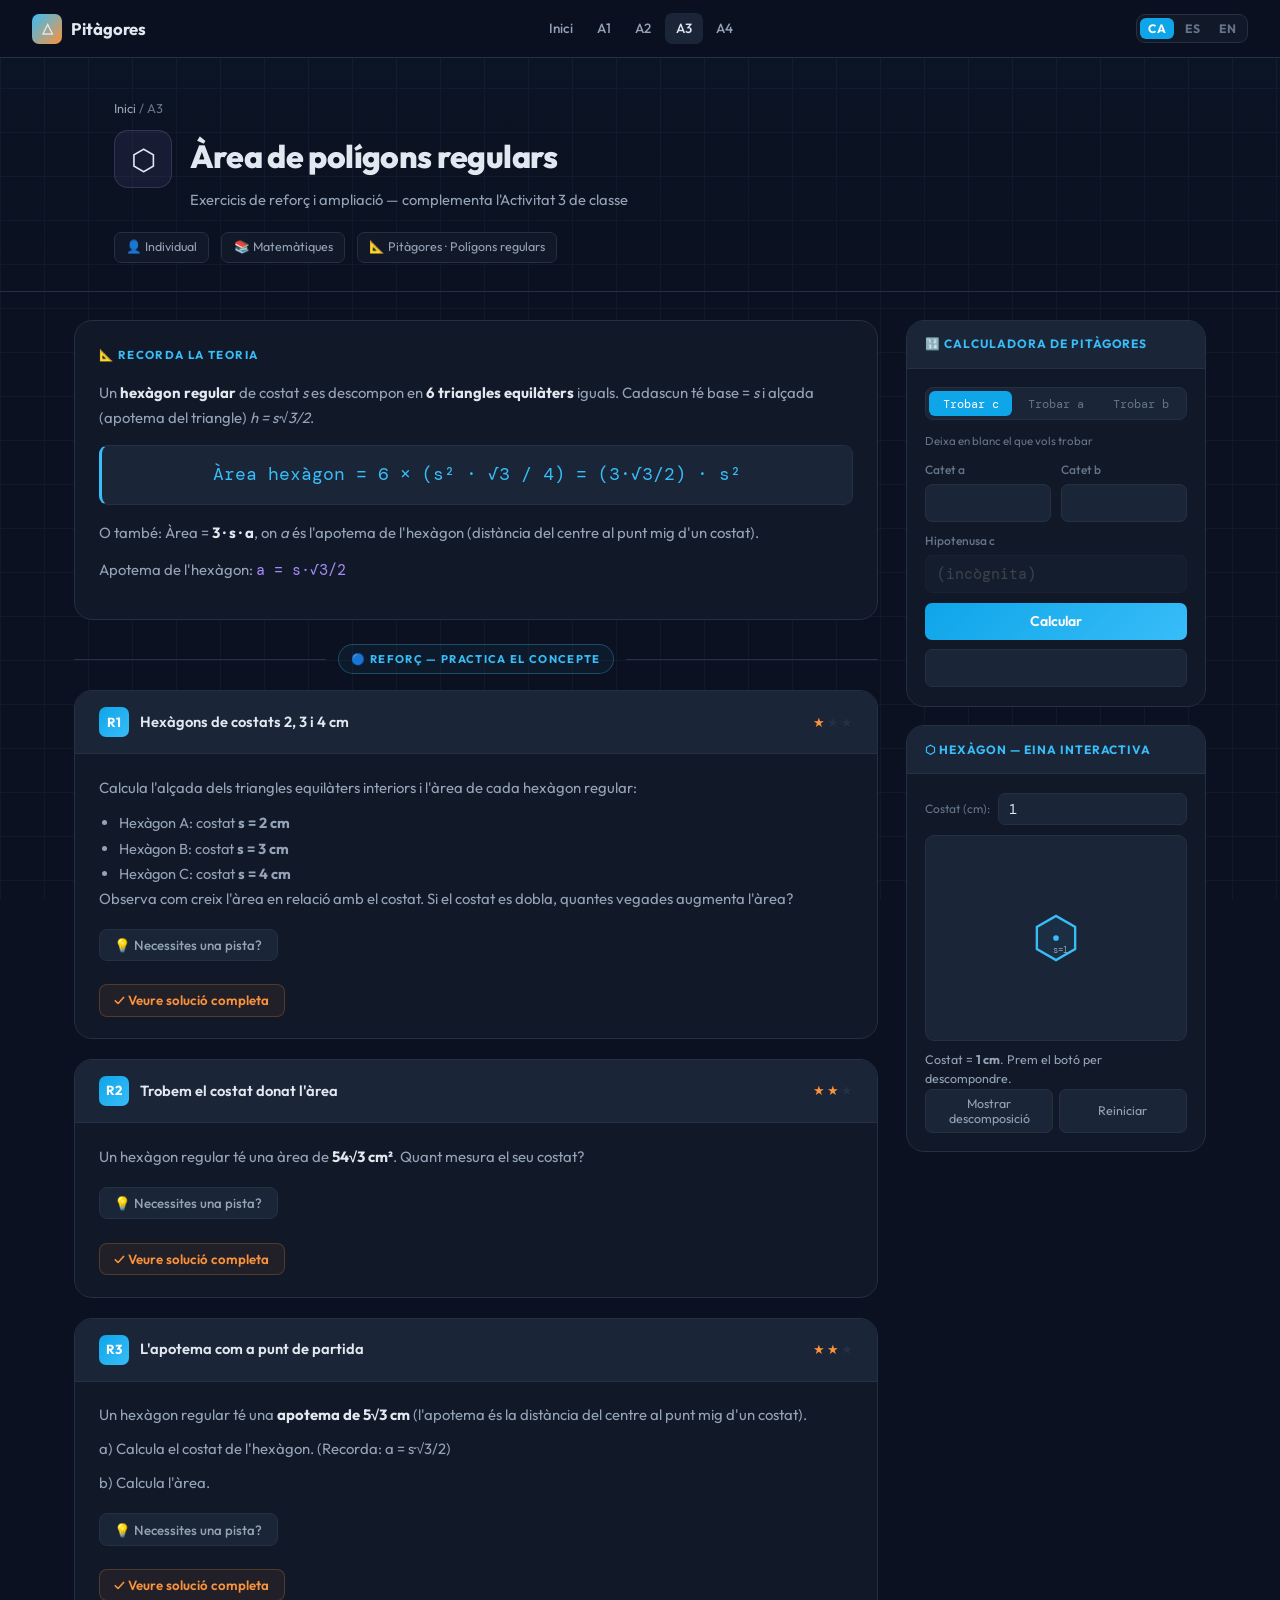
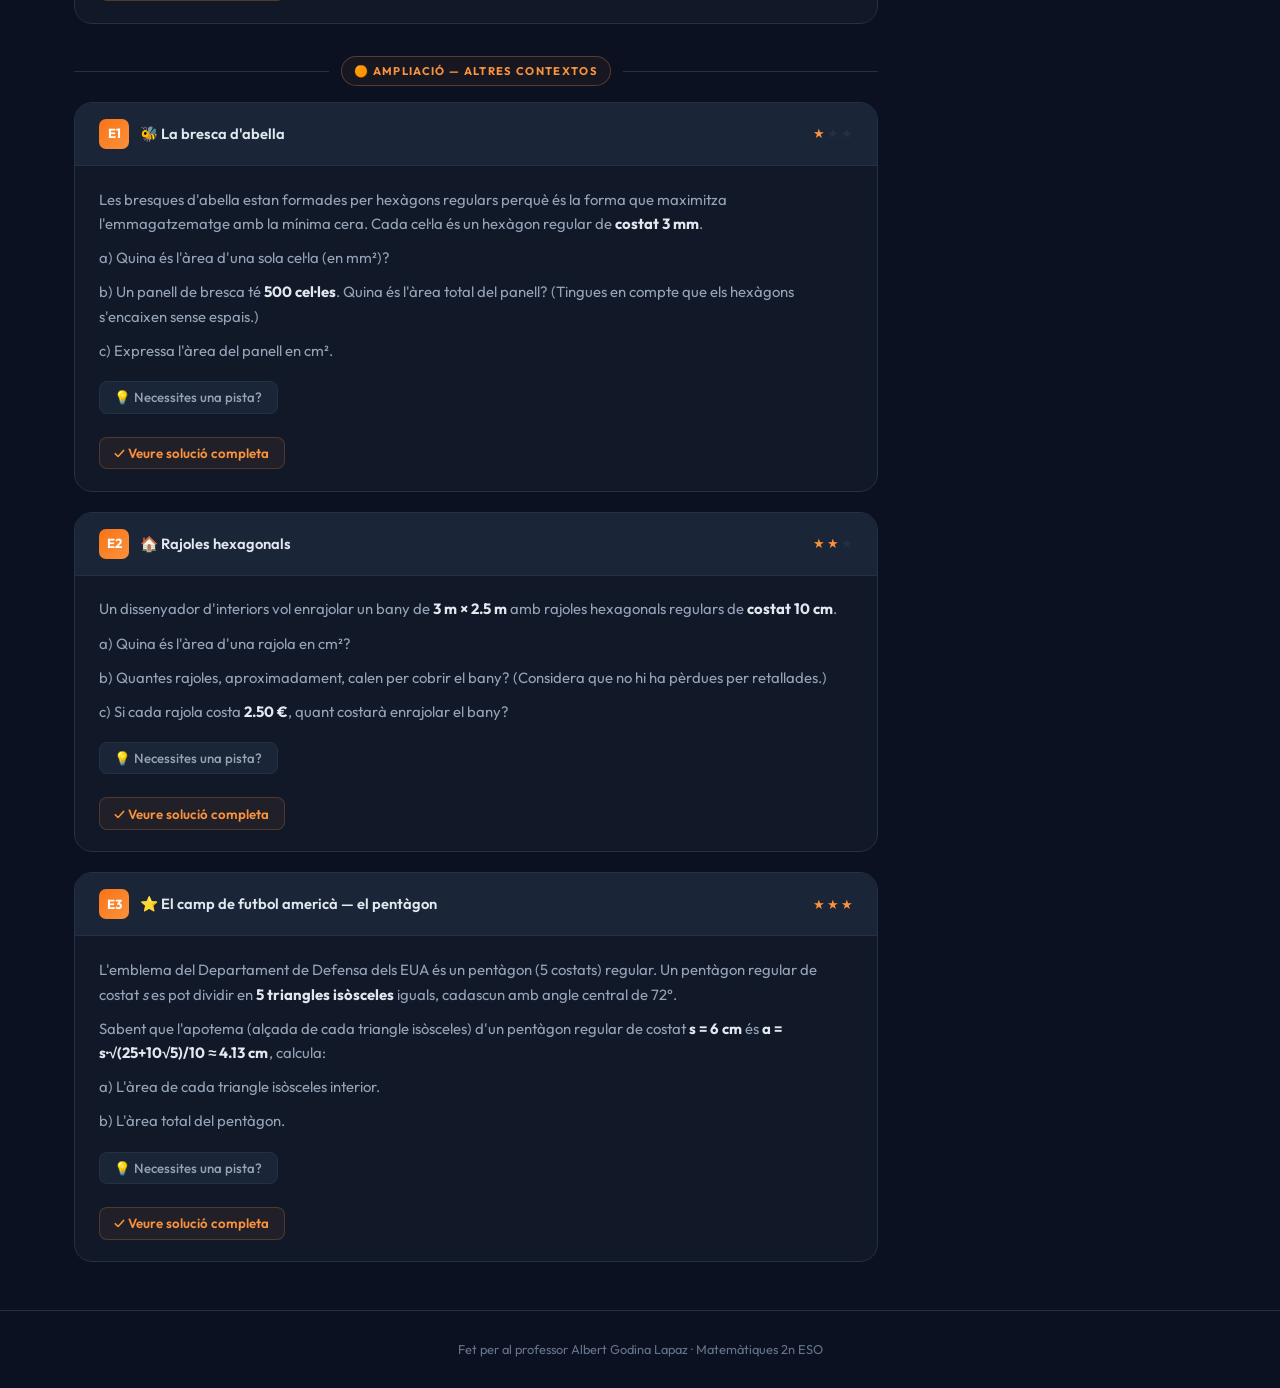
<file: a3.html>
<!DOCTYPE html>
<html lang="ca">
<head>
  <meta charset="UTF-8">
  <meta name="viewport" content="width=device-width,initial-scale=1">
  <title>A3 — Àrea de polígons regulars</title>
  <link rel="stylesheet" href="css/style.css">
</head>
<body>
<nav class="navbar">
  <a href="index.html" class="navbar-brand"><div class="logo-icon">△</div> Pitàgores</a>
  <div class="nav-links">
    <a href="index.html" data-t="nav_home"></a>
    <a href="a1.html" data-t="nav_a1"></a>
    <a href="a2.html" data-t="nav_a2"></a>
    <a href="a3.html" class="active" data-t="nav_a3"></a>
    <a href="a4.html" data-t="nav_a4"></a>
  </div>
  <div class="lang-switcher">
    <button class="lang-btn" data-lang="ca">CA</button>
    <button class="lang-btn" data-lang="es">ES</button>
    <button class="lang-btn" data-lang="en">EN</button>
  </div>
</nav>

<div class="activity-header">
  <div class="container">
    <div class="breadcrumb"><a href="index.html" data-t="nav_home"></a> / A3</div>
    <div class="act-title-row">
      <div class="act-icon" style="background:rgba(167,139,250,0.08);border-color:rgba(167,139,250,0.2)">⬡</div>
      <div class="act-title-text">
        <h1>Àrea de polígons regulars</h1>
        <div class="subtitle">Exercicis de reforç i ampliació — complementa l'Activitat 3 de classe</div>
      </div>
    </div>
    <div class="act-meta">
      <div class="meta-chip">👤 Individual</div>
      <div class="meta-chip">📚 Matemàtiques</div>
      <div class="meta-chip">📐 Pitàgores · Polígons regulars</div>
    </div>
  </div>
</div>

<div class="content-grid">
<div class="main-col">

<div class="theory-card">
  <h2 data-t="theory_label"></h2>
  <div class="theory-body">
    <p>Un <strong>hexàgon regular</strong> de costat <em>s</em> es descompon en <strong>6 triangles equilàters</strong> iguals. Cadascun té base = <em>s</em> i alçada (apotema del triangle) <em>h = s·√3/2</em>.</p>
    <div class="formula-box">Àrea hexàgon = 6 × (s² · √3 / 4) = (3·√3/2) · s²</div>
    <p>O també: Àrea = <strong>3 · s · a</strong>, on <em>a</em> és l'apotema de l'hexàgon (distància del centre al punt mig d'un costat).</p>
    <p>Apotema de l'hexàgon: <code style="font-family:DM Mono,monospace;color:var(--purple)">a = s·√3/2</code></p>
  </div>
</div>

<div class="section-label">
  <div class="section-label-line"></div>
  <div class="section-label-text reinf" data-t="sec_reinf"></div>
  <div class="section-label-line"></div>
</div>

<!-- R1 -->
<div class="exercise-card">
  <div class="exercise-header">
    <div class="ex-label"><div class="ex-num">R1</div><div class="ex-title">Hexàgons de costats 2, 3 i 4 cm</div></div>
    <div class="stars"><span>★</span><span class="off">★</span><span class="off">★</span></div>
  </div>
  <div class="exercise-body">
    <p>Calcula l'alçada dels triangles equilàters interiors i l'àrea de cada hexàgon regular:</p>
    <ul>
      <li>Hexàgon A: costat <strong>s = 2 cm</strong></li>
      <li>Hexàgon B: costat <strong>s = 3 cm</strong></li>
      <li>Hexàgon C: costat <strong>s = 4 cm</strong></li>
    </ul>
    <p>Observa com creix l'àrea en relació amb el costat. Si el costat es dobla, quantes vegades augmenta l'àrea?</p>
    <div class="hints-wrap">
      <button class="hints-btn" data-t="show_hints"></button>
      <div class="hints-body">
        <div class="hint-pill"><div class="hint-tag" data-t="hint_lbl"></div>L'alçada del triangle equilàter interior: h = s·√3/2. Per a s=2: h = √3 cm.</div>
        <div class="hint-pill"><div class="hint-tag" data-t="hint_lbl"></div>Àrea hexàgon = (3√3/2)·s². Per a s=2: A = (3√3/2)·4 = 6√3 ≈ 10.39 cm².</div>
        <div class="hint-pill"><div class="hint-tag" data-t="hint_lbl"></div>Si el costat es dobla (de s a 2s), l'àrea es multiplica per (2)²=4. L'àrea creix quadràticament.</div>
        <div class="hint-nav">
          <button class="hn-btn hn-prev" data-t="prev_hint" disabled></button>
          <span class="hn-count"></span>
          <button class="hn-btn hn-next" data-t="next_hint"></button>
        </div>
      </div>
    </div>
    <div class="sol-wrap">
      <button class="sol-btn" data-t="show_sol"></button>
      <div class="sol-panel">
        <h4 data-t="sol_title"></h4>
        <div class="sol-step"><div class="sol-n">A</div><p>s=2 → h=√3 ≈ 1.73 cm · Àrea = 6√3 ≈ <strong>10.39 cm²</strong></p></div>
        <div class="sol-step"><div class="sol-n">B</div><p>s=3 → h=3√3/2 ≈ 2.60 cm · Àrea = (3√3/2)·9 = 27√3/2 ≈ <strong>23.38 cm²</strong></p></div>
        <div class="sol-step"><div class="sol-n">C</div><p>s=4 → h=2√3 ≈ 3.46 cm · Àrea = (3√3/2)·16 = 24√3 ≈ <strong>41.57 cm²</strong></p></div>
        <div class="sol-step"><div class="sol-n">↑</div><p>De A a C, el costat es dobla (2→4) i l'àrea es multiplica per 4 (10.39×4 ≈ 41.57). ✓</p></div>
        <div class="sol-answer">A: 6√3 cm² · B: 27√3/2 cm² · C: 24√3 cm²</div>
      </div>
    </div>
  </div>
</div>

<!-- R2 -->
<div class="exercise-card">
  <div class="exercise-header">
    <div class="ex-label"><div class="ex-num">R2</div><div class="ex-title">Trobem el costat donat l'àrea</div></div>
    <div class="stars"><span>★</span><span>★</span><span class="off">★</span></div>
  </div>
  <div class="exercise-body">
    <p>Un hexàgon regular té una àrea de <strong>54√3 cm²</strong>. Quant mesura el seu costat?</p>
    <div class="hints-wrap">
      <button class="hints-btn" data-t="show_hints"></button>
      <div class="hints-body">
        <div class="hint-pill"><div class="hint-tag" data-t="hint_lbl"></div>Àrea = (3√3/2)·s² = 54√3. Aïlla s².</div>
        <div class="hint-pill"><div class="hint-tag" data-t="hint_lbl"></div>s² = 54√3 / (3√3/2) = 54√3 · (2/(3√3)) = 108√3/(3√3) = 36. Llavors s = √36 = 6 cm.</div>
        <div class="hint-nav">
          <button class="hn-btn hn-prev" data-t="prev_hint" disabled></button>
          <span class="hn-count"></span>
          <button class="hn-btn hn-next" data-t="next_hint"></button>
        </div>
      </div>
    </div>
    <div class="sol-wrap">
      <button class="sol-btn" data-t="show_sol"></button>
      <div class="sol-panel">
        <h4 data-t="sol_title"></h4>
        <div class="sol-step"><div class="sol-n">1</div><p>(3√3/2)·s² = 54√3</p></div>
        <div class="sol-step"><div class="sol-n">2</div><p>s² = 54√3 × (2/(3√3)) = 108/3 = 36</p></div>
        <div class="sol-step"><div class="sol-n">3</div><p>s = √36 = <strong>6 cm</strong></p></div>
        <div class="sol-answer">s = 6 cm</div>
      </div>
    </div>
  </div>
</div>

<!-- R3: Apotema -->
<div class="exercise-card">
  <div class="exercise-header">
    <div class="ex-label"><div class="ex-num">R3</div><div class="ex-title">L'apotema com a punt de partida</div></div>
    <div class="stars"><span>★</span><span>★</span><span class="off">★</span></div>
  </div>
  <div class="exercise-body">
    <p>Un hexàgon regular té una <strong>apotema de 5√3 cm</strong> (l'apotema és la distància del centre al punt mig d'un costat).</p>
    <p>a) Calcula el costat de l'hexàgon. (Recorda: a = s·√3/2)</p>
    <p>b) Calcula l'àrea.</p>
    <div class="hints-wrap">
      <button class="hints-btn" data-t="show_hints"></button>
      <div class="hints-body">
        <div class="hint-pill"><div class="hint-tag" data-t="hint_lbl"></div>De a = s·√3/2 aïlla s: s = 2a/√3 = 2·(5√3)/√3 = 10 cm.</div>
        <div class="hint-pill"><div class="hint-tag" data-t="hint_lbl"></div>Àrea = (3√3/2)·s² = (3√3/2)·100 = 150√3 cm².</div>
        <div class="hint-nav">
          <button class="hn-btn hn-prev" data-t="prev_hint" disabled></button>
          <span class="hn-count"></span>
          <button class="hn-btn hn-next" data-t="next_hint"></button>
        </div>
      </div>
    </div>
    <div class="sol-wrap">
      <button class="sol-btn" data-t="show_sol"></button>
      <div class="sol-panel">
        <h4 data-t="sol_title"></h4>
        <div class="sol-step"><div class="sol-n">1</div><p>a = s·√3/2 → 5√3 = s·√3/2 → s = 10√3/√3 = <strong>10 cm</strong></p></div>
        <div class="sol-step"><div class="sol-n">2</div><p>Àrea = (3√3/2)·10² = (3√3/2)·100 = 150√3 ≈ <strong>259.8 cm²</strong></p></div>
        <div class="sol-answer">s = 10 cm · Àrea = 150√3 ≈ 259.8 cm²</div>
      </div>
    </div>
  </div>
</div>

<!-- EXT -->
<div class="section-label" style="margin-top:2rem">
  <div class="section-label-line"></div>
  <div class="section-label-text ext" data-t="sec_ext"></div>
  <div class="section-label-line"></div>
</div>

<!-- E1: Honeycomb -->
<div class="exercise-card">
  <div class="exercise-header">
    <div class="ex-label"><div class="ex-num ext">E1</div><div class="ex-title">🐝 La bresca d'abella</div></div>
    <div class="stars"><span>★</span><span class="off">★</span><span class="off">★</span></div>
  </div>
  <div class="exercise-body">
    <p>Les bresques d'abella estan formades per hexàgons regulars perquè és la forma que maximitza l'emmagatzematge amb la mínima cera. Cada cel·la és un hexàgon regular de <strong>costat 3 mm</strong>.</p>
    <p>a) Quina és l'àrea d'una sola cel·la (en mm²)?</p>
    <p>b) Un panell de bresca té <strong>500 cel·les</strong>. Quina és l'àrea total del panell? (Tingues en compte que els hexàgons s'encaixen sense espais.)</p>
    <p>c) Expressa l'àrea del panell en cm².</p>
    <div class="hints-wrap">
      <button class="hints-btn" data-t="show_hints"></button>
      <div class="hints-body">
        <div class="hint-pill"><div class="hint-tag" data-t="hint_lbl"></div>Àrea d'una cel·la = (3√3/2)·3² = (3√3/2)·9 = 27√3/2 ≈ 23.38 mm².</div>
        <div class="hint-pill"><div class="hint-tag" data-t="hint_lbl"></div>Àrea total = 500 × 27√3/2 = 6750√3 mm².</div>
        <div class="hint-pill"><div class="hint-tag" data-t="hint_lbl"></div>1 cm² = 100 mm². Divideix per 100: 6750√3/100 = 67.5√3 ≈ 116.9 cm².</div>
        <div class="hint-nav">
          <button class="hn-btn hn-prev" data-t="prev_hint" disabled></button>
          <span class="hn-count"></span>
          <button class="hn-btn hn-next" data-t="next_hint"></button>
        </div>
      </div>
    </div>
    <div class="sol-wrap">
      <button class="sol-btn" data-t="show_sol"></button>
      <div class="sol-panel">
        <h4 data-t="sol_title"></h4>
        <div class="sol-step"><div class="sol-n">1</div><p>Àrea cel·la = (3√3/2)·9 = 27√3/2 ≈ 23.38 mm²</p></div>
        <div class="sol-step"><div class="sol-n">2</div><p>Àrea panell = 500 × 27√3/2 = 13500√3/2 = 6750√3 ≈ 11691 mm²</p></div>
        <div class="sol-step"><div class="sol-n">3</div><p>En cm²: 6750√3/100 = 67.5√3 ≈ <strong>116.9 cm²</strong></p></div>
        <div class="sol-answer">1 cel·la ≈ 23.38 mm² · Panell = 67.5√3 ≈ 116.9 cm²</div>
      </div>
    </div>
  </div>
</div>

<!-- E2: Hexagonal floor tile -->
<div class="exercise-card">
  <div class="exercise-header">
    <div class="ex-label"><div class="ex-num ext">E2</div><div class="ex-title">🏠 Rajoles hexagonals</div></div>
    <div class="stars"><span>★</span><span>★</span><span class="off">★</span></div>
  </div>
  <div class="exercise-body">
    <p>Un dissenyador d'interiors vol enrajolar un bany de <strong>3 m × 2.5 m</strong> amb rajoles hexagonals regulars de <strong>costat 10 cm</strong>.</p>
    <p>a) Quina és l'àrea d'una rajola en cm²?</p>
    <p>b) Quantes rajoles, aproximadament, calen per cobrir el bany? (Considera que no hi ha pèrdues per retallades.)</p>
    <p>c) Si cada rajola costa <strong>2.50 €</strong>, quant costarà enrajolar el bany?</p>
    <div class="hints-wrap">
      <button class="hints-btn" data-t="show_hints"></button>
      <div class="hints-body">
        <div class="hint-pill"><div class="hint-tag" data-t="hint_lbl"></div>Àrea rajola = (3√3/2)·10² = 150√3 ≈ 259.8 cm².</div>
        <div class="hint-pill"><div class="hint-tag" data-t="hint_lbl"></div>Àrea bany = 300 cm × 250 cm = 75.000 cm². Número de rajoles = 75000 / 259.8 ≈ 289.</div>
        <div class="hint-pill"><div class="hint-tag" data-t="hint_lbl"></div>Cost = 289 × 2.50 €. En un projecte real sempre s'afegeix un 10-15% de marge per retallades!</div>
        <div class="hint-nav">
          <button class="hn-btn hn-prev" data-t="prev_hint" disabled></button>
          <span class="hn-count"></span>
          <button class="hn-btn hn-next" data-t="next_hint"></button>
        </div>
      </div>
    </div>
    <div class="sol-wrap">
      <button class="sol-btn" data-t="show_sol"></button>
      <div class="sol-panel">
        <h4 data-t="sol_title"></h4>
        <div class="sol-step"><div class="sol-n">1</div><p>Àrea rajola = (3√3/2)·100 = 150√3 ≈ 259.8 cm²</p></div>
        <div class="sol-step"><div class="sol-n">2</div><p>Àrea bany = 300×250 = 75.000 cm² → Rajoles = 75000/259.8 ≈ <strong>289 rajoles</strong></p></div>
        <div class="sol-step"><div class="sol-n">3</div><p>Cost = 289 × 2.50 = <strong>722.50 €</strong></p></div>
        <div class="sol-answer">289 rajoles · Cost ≈ 722.50 €</div>
      </div>
    </div>
  </div>
</div>

<!-- E3: Pentagon -->
<div class="exercise-card">
  <div class="exercise-header">
    <div class="ex-label"><div class="ex-num ext">E3</div><div class="ex-title">⭐ El camp de futbol americà — el pentàgon</div></div>
    <div class="stars"><span>★</span><span>★</span><span>★</span></div>
  </div>
  <div class="exercise-body">
    <p>L'emblema del Departament de Defensa dels EUA és un pentàgon (5 costats) regular. Un pentàgon regular de costat <em>s</em> es pot dividir en <strong>5 triangles isòsceles</strong> iguals, cadascun amb angle central de 72°.</p>
    <p>Sabent que l'apotema (alçada de cada triangle isòsceles) d'un pentàgon regular de costat <strong>s = 6 cm</strong> és <strong>a = s·√(25+10√5)/10 ≈ 4.13 cm</strong>, calcula:</p>
    <p>a) L'àrea de cada triangle isòsceles interior.</p>
    <p>b) L'àrea total del pentàgon.</p>
    <div class="hints-wrap">
      <button class="hints-btn" data-t="show_hints"></button>
      <div class="hints-body">
        <div class="hint-pill"><div class="hint-tag" data-t="hint_lbl"></div>Cada triangle interior té base = s = 6 cm i alçada = a ≈ 4.13 cm. Àrea triangle = (base × alçada)/2.</div>
        <div class="hint-pill"><div class="hint-tag" data-t="hint_lbl"></div>Àrea triangle = (6 × 4.13)/2 = 12.39 cm². Àrea pentàgon = 5 × 12.39 cm².</div>
        <div class="hint-nav">
          <button class="hn-btn hn-prev" data-t="prev_hint" disabled></button>
          <span class="hn-count"></span>
          <button class="hn-btn hn-next" data-t="next_hint"></button>
        </div>
      </div>
    </div>
    <div class="sol-wrap">
      <button class="sol-btn" data-t="show_sol"></button>
      <div class="sol-panel">
        <h4 data-t="sol_title"></h4>
        <div class="sol-step"><div class="sol-n">1</div><p>Àrea triangle interior = (6 × 4.13)/2 = 24.78/2 = <strong>12.39 cm²</strong></p></div>
        <div class="sol-step"><div class="sol-n">2</div><p>Àrea pentàgon = 5 × 12.39 = <strong>61.94 cm²</strong></p></div>
        <div class="sol-step"><div class="sol-n">3</div><p>Nota: la fórmula general és A = (5·s·a)/2. S'usa el mateix principi que l'hexàgon!</p></div>
        <div class="sol-answer">Àrea ≈ 61.94 cm² · (fórmula: A = 5·s·a/2)</div>
      </div>
    </div>
  </div>
</div>

</div><!-- main-col -->

<aside class="sidebar">
  <div class="tool-card" id="pyth-calc">
    <div class="tool-header" data-t="calc_title"></div>
    <div class="tool-body">
      <div class="calc-mode-row">
        <button class="active" data-mode="c" data-t="calc_find_c"></button>
        <button data-mode="a" data-t="calc_find_a"></button>
        <button data-mode="b" data-t="calc_find_b"></button>
      </div>
      <div class="calc-hint" data-t="calc_leave"></div>
      <div class="calc-fields">
        <div class="calc-field"><label data-t="calc_leg_a"></label><input type="number" id="ci-a" min="0" step="any"></div>
        <div class="calc-field"><label data-t="calc_leg_b"></label><input type="number" id="ci-b" min="0" step="any"></div>
        <div class="calc-field full"><label data-t="calc_hyp"></label><input type="number" id="ci-c" min="0" step="any" disabled></div>
      </div>
      <button class="calc-go" data-t="calc_go"></button>
      <div class="calc-out"></div>
    </div>
  </div>

  <div class="tool-card">
    <div class="tool-header" data-t="hex_title"></div>
    <div class="tool-body">
      <div class="hex-side-input">
        <label data-t="hex_side_lbl"></label>
        <input type="number" id="hex-svg-side" min="0.5" max="5" step="0.5" value="1">
      </div>
      <div class="hex-wrap">
        <svg id="hex-svg" viewBox="0 0 190 190" xmlns="http://www.w3.org/2000/svg"></svg>
      </div>
      <div class="hex-info" id="hex-svg-info"></div>
      <div class="hex-controls">
        <button class="hex-btn" id="hex-svg-decomp" data-t="hex_decomp"></button>
        <button class="hex-btn" id="hex-svg-reset" data-t="hex_reset"></button>
      </div>
    </div>
  </div>
</aside>

</div>
<footer class="footer"><p data-t="footer"></p></footer>
<script src="js/i18n.js"></script>
<script src="js/app.js"></script>
</body>
</html>
</file>
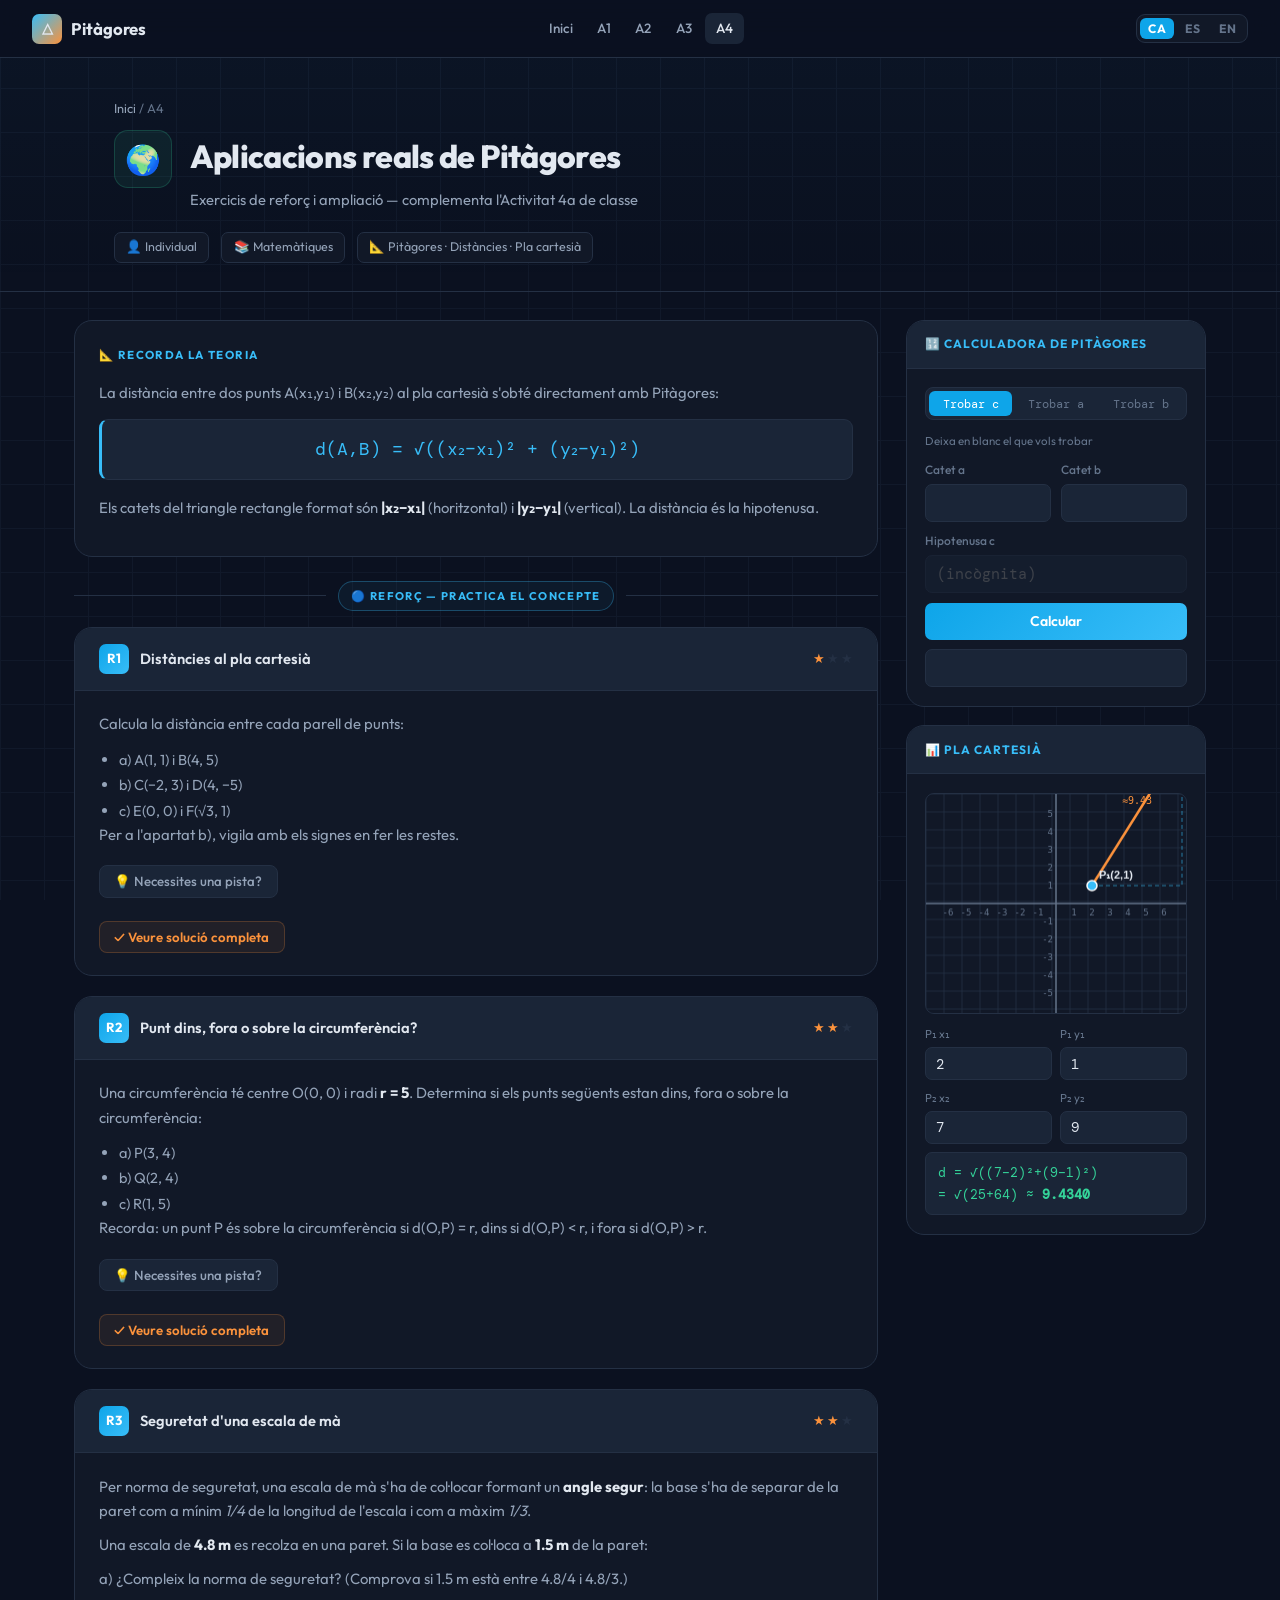
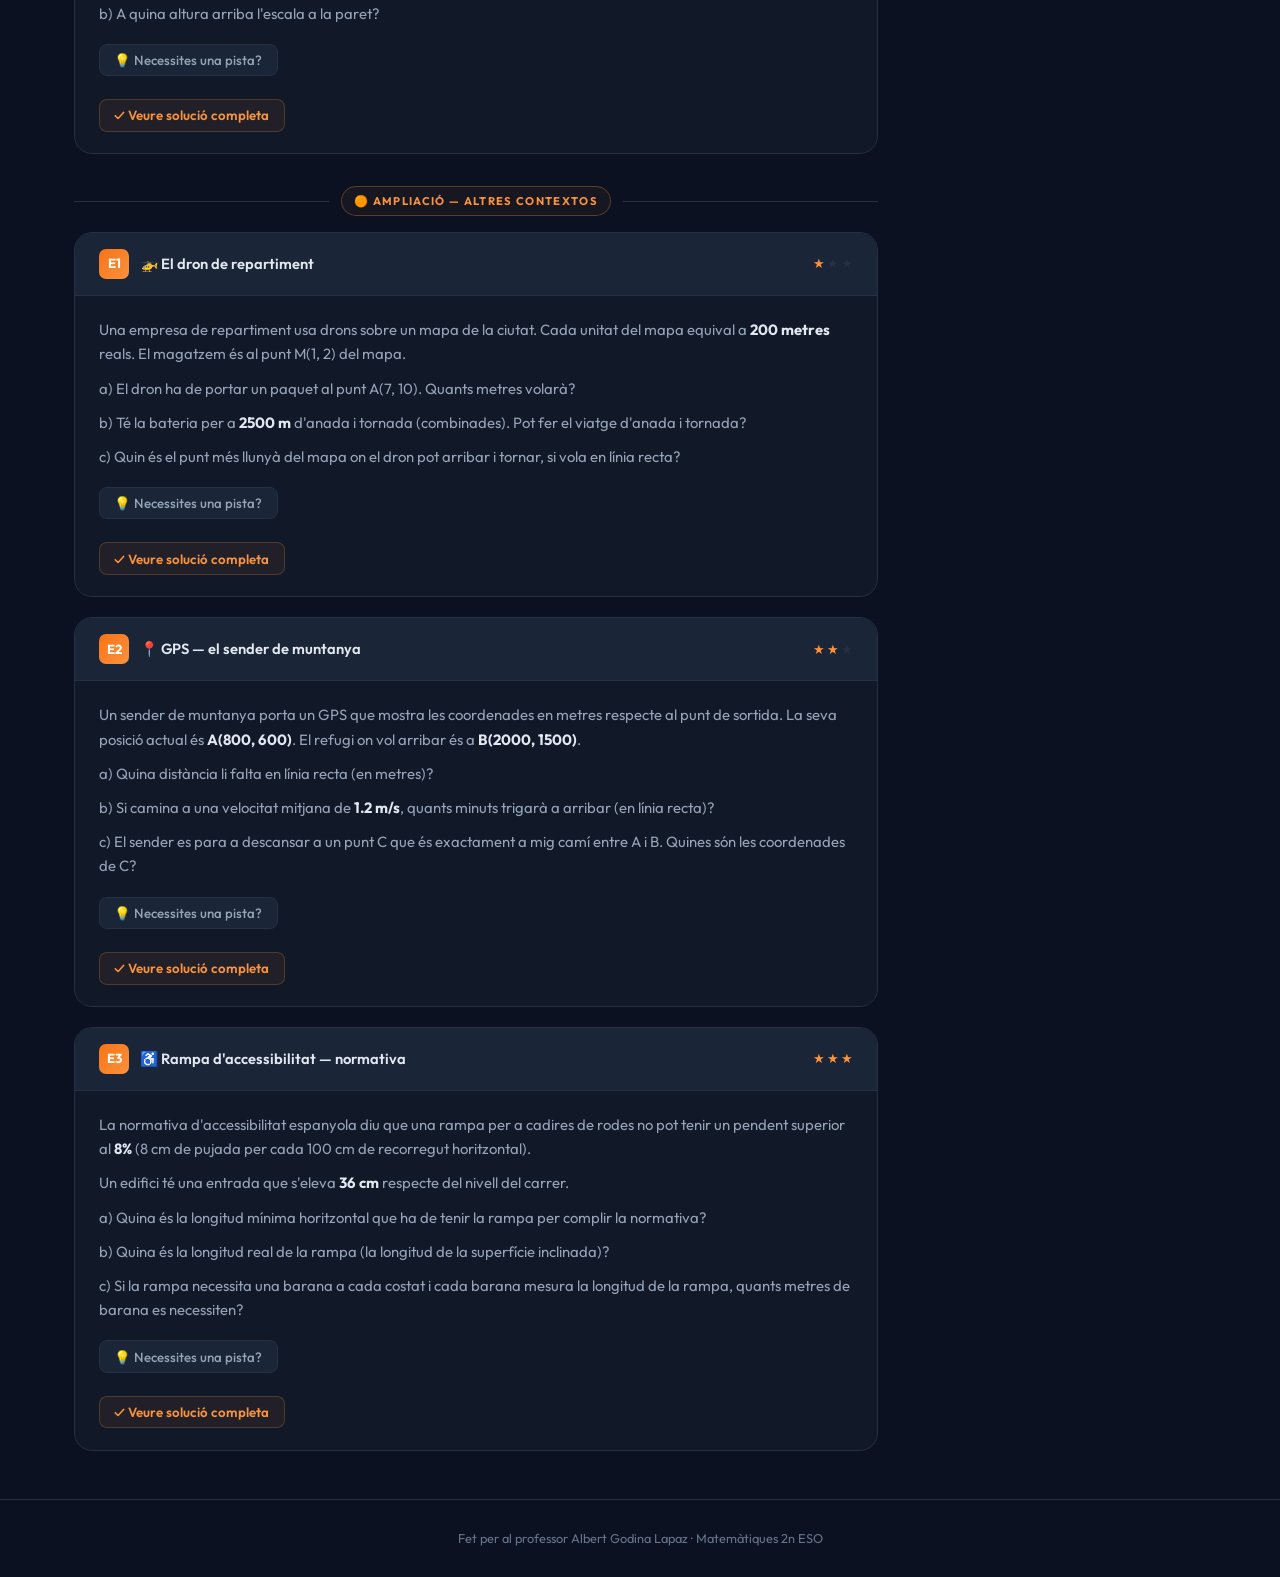
<file: a4.html>
<!DOCTYPE html>
<html lang="ca">
<head>
  <meta charset="UTF-8">
  <meta name="viewport" content="width=device-width,initial-scale=1">
  <title>A4 — Aplicacions reals de Pitàgores</title>
  <link rel="stylesheet" href="css/style.css">
</head>
<body>
<nav class="navbar">
  <a href="index.html" class="navbar-brand"><div class="logo-icon">△</div> Pitàgores</a>
  <div class="nav-links">
    <a href="index.html" data-t="nav_home"></a>
    <a href="a1.html" data-t="nav_a1"></a>
    <a href="a2.html" data-t="nav_a2"></a>
    <a href="a3.html" data-t="nav_a3"></a>
    <a href="a4.html" class="active" data-t="nav_a4"></a>
  </div>
  <div class="lang-switcher">
    <button class="lang-btn" data-lang="ca">CA</button>
    <button class="lang-btn" data-lang="es">ES</button>
    <button class="lang-btn" data-lang="en">EN</button>
  </div>
</nav>

<div class="activity-header">
  <div class="container">
    <div class="breadcrumb"><a href="index.html" data-t="nav_home"></a> / A4</div>
    <div class="act-title-row">
      <div class="act-icon" style="background:rgba(52,211,153,0.08);border-color:rgba(52,211,153,0.2)">🌍</div>
      <div class="act-title-text">
        <h1>Aplicacions reals de Pitàgores</h1>
        <div class="subtitle">Exercicis de reforç i ampliació — complementa l'Activitat 4a de classe</div>
      </div>
    </div>
    <div class="act-meta">
      <div class="meta-chip">👤 Individual</div>
      <div class="meta-chip">📚 Matemàtiques</div>
      <div class="meta-chip">📐 Pitàgores · Distàncies · Pla cartesià</div>
    </div>
  </div>
</div>

<div class="content-grid">
<div class="main-col">

<div class="theory-card">
  <h2 data-t="theory_label"></h2>
  <div class="theory-body">
    <p>La distància entre dos punts A(x₁,y₁) i B(x₂,y₂) al pla cartesià s'obté directament amb Pitàgores:</p>
    <div class="formula-box">d(A,B) = √((x₂−x₁)² + (y₂−y₁)²)</div>
    <p>Els catets del triangle rectangle format són <strong>|x₂−x₁|</strong> (horitzontal) i <strong>|y₂−y₁|</strong> (vertical). La distància és la hipotenusa.</p>
  </div>
</div>

<div class="section-label">
  <div class="section-label-line"></div>
  <div class="section-label-text reinf" data-t="sec_reinf"></div>
  <div class="section-label-line"></div>
</div>

<!-- R1: Distance between points -->
<div class="exercise-card">
  <div class="exercise-header">
    <div class="ex-label"><div class="ex-num">R1</div><div class="ex-title">Distàncies al pla cartesià</div></div>
    <div class="stars"><span>★</span><span class="off">★</span><span class="off">★</span></div>
  </div>
  <div class="exercise-body">
    <p>Calcula la distància entre cada parell de punts:</p>
    <ul>
      <li>a) A(1, 1) i B(4, 5)</li>
      <li>b) C(−2, 3) i D(4, −5)</li>
      <li>c) E(0, 0) i F(√3, 1)</li>
    </ul>
    <p>Per a l'apartat b), vigila amb els signes en fer les restes.</p>
    <div class="hints-wrap">
      <button class="hints-btn" data-t="show_hints"></button>
      <div class="hints-body">
        <div class="hint-pill"><div class="hint-tag" data-t="hint_lbl"></div>Usa d = √((x₂−x₁)²+(y₂−y₁)²). Per a l'apartat a: Δx=3, Δy=4 → d = √(9+16) = 5.</div>
        <div class="hint-pill"><div class="hint-tag" data-t="hint_lbl"></div>Apartat b: Δx = 4−(−2) = 6, Δy = −5−3 = −8. Al quadrar: 36+64 = 100 → d = 10.</div>
        <div class="hint-pill"><div class="hint-tag" data-t="hint_lbl"></div>Apartat c: Δx=√3, Δy=1. d = √((√3)²+1²) = √(3+1) = √4 = 2.</div>
        <div class="hint-nav">
          <button class="hn-btn hn-prev" data-t="prev_hint" disabled></button>
          <span class="hn-count"></span>
          <button class="hn-btn hn-next" data-t="next_hint"></button>
        </div>
      </div>
    </div>
    <div class="sol-wrap">
      <button class="sol-btn" data-t="show_sol"></button>
      <div class="sol-panel">
        <h4 data-t="sol_title"></h4>
        <div class="sol-step"><div class="sol-n">a</div><p>d(A,B) = √(3²+4²) = √25 = <strong>5 unitats</strong></p></div>
        <div class="sol-step"><div class="sol-n">b</div><p>d(C,D) = √(6²+(−8)²) = √(36+64) = √100 = <strong>10 unitats</strong></p></div>
        <div class="sol-step"><div class="sol-n">c</div><p>d(E,F) = √((√3)²+1²) = √4 = <strong>2 unitats</strong></p></div>
        <div class="sol-answer">a: 5 · b: 10 · c: 2</div>
      </div>
    </div>
  </div>
</div>

<!-- R2: Is a point on a circle? -->
<div class="exercise-card">
  <div class="exercise-header">
    <div class="ex-label"><div class="ex-num">R2</div><div class="ex-title">Punt dins, fora o sobre la circumferència?</div></div>
    <div class="stars"><span>★</span><span>★</span><span class="off">★</span></div>
  </div>
  <div class="exercise-body">
    <p>Una circumferència té centre O(0, 0) i radi <strong>r = 5</strong>. Determina si els punts següents estan dins, fora o sobre la circumferència:</p>
    <ul>
      <li>a) P(3, 4)</li>
      <li>b) Q(2, 4)</li>
      <li>c) R(1, 5)</li>
    </ul>
    <p>Recorda: un punt P és sobre la circumferència si d(O,P) = r, dins si d(O,P) &lt; r, i fora si d(O,P) &gt; r.</p>
    <div class="hints-wrap">
      <button class="hints-btn" data-t="show_hints"></button>
      <div class="hints-body">
        <div class="hint-pill"><div class="hint-tag" data-t="hint_lbl"></div>Calcula la distància de cada punt a l'origen (0,0) i compara amb r=5.</div>
        <div class="hint-pill"><div class="hint-tag" data-t="hint_lbl"></div>P(3,4): d = √(9+16) = 5 = r → sobre la circumferència. Q(2,4): d = √(4+16) = √20 ≈ 4.47 &lt; 5 → dins.</div>
        <div class="hint-nav">
          <button class="hn-btn hn-prev" data-t="prev_hint" disabled></button>
          <span class="hn-count"></span>
          <button class="hn-btn hn-next" data-t="next_hint"></button>
        </div>
      </div>
    </div>
    <div class="sol-wrap">
      <button class="sol-btn" data-t="show_sol"></button>
      <div class="sol-panel">
        <h4 data-t="sol_title"></h4>
        <div class="sol-step"><div class="sol-n">a</div><p>d(O,P) = √(9+16) = 5 = r → <strong>sobre</strong> la circumferència</p></div>
        <div class="sol-step"><div class="sol-n">b</div><p>d(O,Q) = √(4+16) = √20 ≈ 4.47 &lt; 5 → <strong>dins</strong></p></div>
        <div class="sol-step"><div class="sol-n">c</div><p>d(O,R) = √(1+25) = √26 ≈ 5.10 &gt; 5 → <strong>fora</strong></p></div>
        <div class="sol-answer">P: sobre · Q: dins · R: fora</div>
      </div>
    </div>
  </div>
</div>

<!-- R3: Safety of a ladder -->
<div class="exercise-card">
  <div class="exercise-header">
    <div class="ex-label"><div class="ex-num">R3</div><div class="ex-title">Seguretat d'una escala de mà</div></div>
    <div class="stars"><span>★</span><span>★</span><span class="off">★</span></div>
  </div>
  <div class="exercise-body">
    <p>Per norma de seguretat, una escala de mà s'ha de col·locar formant un <strong>angle segur</strong>: la base s'ha de separar de la paret com a mínim <em>1/4</em> de la longitud de l'escala i com a màxim <em>1/3</em>.</p>
    <p>Una escala de <strong>4.8 m</strong> es recolza en una paret. Si la base es col·loca a <strong>1.5 m</strong> de la paret:</p>
    <p>a) ¿Compleix la norma de seguretat? (Comprova si 1.5 m està entre 4.8/4 i 4.8/3.)</p>
    <p>b) A quina altura arriba l'escala a la paret?</p>
    <div class="hints-wrap">
      <button class="hints-btn" data-t="show_hints"></button>
      <div class="hints-body">
        <div class="hint-pill"><div class="hint-tag" data-t="hint_lbl"></div>Rang segur: [4.8/4, 4.8/3] = [1.2 m, 1.6 m]. Comprova si 1.5 m hi cau dins.</div>
        <div class="hint-pill"><div class="hint-tag" data-t="hint_lbl"></div>Alçada: h = √(4.8²−1.5²) = √(23.04−2.25) = √20.79 ≈ 4.56 m.</div>
        <div class="hint-nav">
          <button class="hn-btn hn-prev" data-t="prev_hint" disabled></button>
          <span class="hn-count"></span>
          <button class="hn-btn hn-next" data-t="next_hint"></button>
        </div>
      </div>
    </div>
    <div class="sol-wrap">
      <button class="sol-btn" data-t="show_sol"></button>
      <div class="sol-panel">
        <h4 data-t="sol_title"></h4>
        <div class="sol-step"><div class="sol-n">1</div><p>Rang segur: [4.8/4, 4.8/3] = [1.2 m, 1.6 m]. Com 1.2 ≤ 1.5 ≤ 1.6 → ✓ <strong>Sí compleix</strong></p></div>
        <div class="sol-step"><div class="sol-n">2</div><p>h = √(4.8²−1.5²) = √(23.04−2.25) = √20.79 ≈ <strong>4.56 m</strong></p></div>
        <div class="sol-answer">Sí compleix la norma · h ≈ 4.56 m</div>
      </div>
    </div>
  </div>
</div>

<!-- EXT -->
<div class="section-label" style="margin-top:2rem">
  <div class="section-label-line"></div>
  <div class="section-label-text ext" data-t="sec_ext"></div>
  <div class="section-label-line"></div>
</div>

<!-- E1: Drone on a city map -->
<div class="exercise-card">
  <div class="exercise-header">
    <div class="ex-label"><div class="ex-num ext">E1</div><div class="ex-title">🚁 El dron de repartiment</div></div>
    <div class="stars"><span>★</span><span class="off">★</span><span class="off">★</span></div>
  </div>
  <div class="exercise-body">
    <p>Una empresa de repartiment usa drons sobre un mapa de la ciutat. Cada unitat del mapa equival a <strong>200 metres</strong> reals. El magatzem és al punt M(1, 2) del mapa.</p>
    <p>a) El dron ha de portar un paquet al punt A(7, 10). Quants metres volarà?</p>
    <p>b) Té la bateria per a <strong>2500 m</strong> d'anada i tornada (combinades). Pot fer el viatge d'anada i tornada?</p>
    <p>c) Quin és el punt més llunyà del mapa on el dron pot arribar i tornar, si vola en línia recta?</p>
    <div class="hints-wrap">
      <button class="hints-btn" data-t="show_hints"></button>
      <div class="hints-body">
        <div class="hint-pill"><div class="hint-tag" data-t="hint_lbl"></div>Distància mapa M→A: d = √((7−1)²+(10−2)²) = √(36+64) = √100 = 10 unitats.</div>
        <div class="hint-pill"><div class="hint-tag" data-t="hint_lbl"></div>En metres reals: 10 × 200 = 2000 m. Anada + tornada = 4000 m > 2500 m.</div>
        <div class="hint-pill"><div class="hint-tag" data-t="hint_lbl"></div>Radi màxim (anada + tornada ≤ 2500 m): d_total ≤ 2500 m → d_anada ≤ 1250 m → en unitats ≤ 6.25 u.</div>
        <div class="hint-nav">
          <button class="hn-btn hn-prev" data-t="prev_hint" disabled></button>
          <span class="hn-count"></span>
          <button class="hn-btn hn-next" data-t="next_hint"></button>
        </div>
      </div>
    </div>
    <div class="sol-wrap">
      <button class="sol-btn" data-t="show_sol"></button>
      <div class="sol-panel">
        <h4 data-t="sol_title"></h4>
        <div class="sol-step"><div class="sol-n">1</div><p>d(M,A) = √(6²+8²) = √100 = 10 u → <strong>2000 m</strong></p></div>
        <div class="sol-step"><div class="sol-n">2</div><p>Anada + tornada = 4000 m > 2500 m → <strong>No pot</strong> fer el viatge complet</p></div>
        <div class="sol-step"><div class="sol-n">3</div><p>Radi màxim = 2500/2 = 1250 m = 6.25 unitats del mapa. Qualsevol punt a ≤ 6.25 u de M(1,2).</p></div>
        <div class="sol-answer">2000 m (anada) · No pot tornar · Radi màxim 6.25 u = 1250 m</div>
      </div>
    </div>
  </div>
</div>

<!-- E2: GPS navigation -->
<div class="exercise-card">
  <div class="exercise-header">
    <div class="ex-label"><div class="ex-num ext">E2</div><div class="ex-title">📍 GPS — el sender de muntanya</div></div>
    <div class="stars"><span>★</span><span>★</span><span class="off">★</span></div>
  </div>
  <div class="exercise-body">
    <p>Un sender de muntanya porta un GPS que mostra les coordenades en metres respecte al punt de sortida. La seva posició actual és <strong>A(800, 600)</strong>. El refugi on vol arribar és a <strong>B(2000, 1500)</strong>.</p>
    <p>a) Quina distància li falta en línia recta (en metres)?</p>
    <p>b) Si camina a una velocitat mitjana de <strong>1.2 m/s</strong>, quants minuts trigarà a arribar (en línia recta)?</p>
    <p>c) El sender es para a descansar a un punt C que és exactament a mig camí entre A i B. Quines són les coordenades de C?</p>
    <div class="hints-wrap">
      <button class="hints-btn" data-t="show_hints"></button>
      <div class="hints-body">
        <div class="hint-pill"><div class="hint-tag" data-t="hint_lbl"></div>d(A,B) = √((2000−800)²+(1500−600)²) = √(1200²+900²) = √(1440000+810000).</div>
        <div class="hint-pill"><div class="hint-tag" data-t="hint_lbl"></div>√2250000 = 1500 m. Temps = 1500/1.2 s → converteix a minuts.</div>
        <div class="hint-pill"><div class="hint-tag" data-t="hint_lbl"></div>Punt mig C = ((x₁+x₂)/2, (y₁+y₂)/2) = ((800+2000)/2, (600+1500)/2).</div>
        <div class="hint-nav">
          <button class="hn-btn hn-prev" data-t="prev_hint" disabled></button>
          <span class="hn-count"></span>
          <button class="hn-btn hn-next" data-t="next_hint"></button>
        </div>
      </div>
    </div>
    <div class="sol-wrap">
      <button class="sol-btn" data-t="show_sol"></button>
      <div class="sol-panel">
        <h4 data-t="sol_title"></h4>
        <div class="sol-step"><div class="sol-n">1</div><p>d = √(1200²+900²) = √(1440000+810000) = √2250000 = <strong>1500 m</strong></p></div>
        <div class="sol-step"><div class="sol-n">2</div><p>Temps = 1500/1.2 = 1250 s = 1250/60 ≈ <strong>20.8 minuts</strong></p></div>
        <div class="sol-step"><div class="sol-n">3</div><p>C = ((800+2000)/2, (600+1500)/2) = <strong>C(1400, 1050)</strong></p></div>
        <div class="sol-answer">1500 m · ≈ 20.8 min · C(1400, 1050)</div>
      </div>
    </div>
  </div>
</div>

<!-- E3: Wheelchair ramp -->
<div class="exercise-card">
  <div class="exercise-header">
    <div class="ex-label"><div class="ex-num ext">E3</div><div class="ex-title">♿ Rampa d'accessibilitat — normativa</div></div>
    <div class="stars"><span>★</span><span>★</span><span>★</span></div>
  </div>
  <div class="exercise-body">
    <p>La normativa d'accessibilitat espanyola diu que una rampa per a cadires de rodes no pot tenir un pendent superior al <strong>8%</strong> (8 cm de pujada per cada 100 cm de recorregut horitzontal).</p>
    <p>Un edifici té una entrada que s'eleva <strong>36 cm</strong> respecte del nivell del carrer.</p>
    <p>a) Quina és la longitud mínima horitzontal que ha de tenir la rampa per complir la normativa?</p>
    <p>b) Quina és la longitud real de la rampa (la longitud de la superfície inclinada)?</p>
    <p>c) Si la rampa necessita una barana a cada costat i cada barana mesura la longitud de la rampa, quants metres de barana es necessiten?</p>
    <div class="hints-wrap">
      <button class="hints-btn" data-t="show_hints"></button>
      <div class="hints-body">
        <div class="hint-pill"><div class="hint-tag" data-t="hint_lbl"></div>Pendent 8%: per cada 8 cm de pujada, 100 cm horitzontals. Per 36 cm de pujada: base = 36 × (100/8) = 450 cm = 4.5 m.</div>
        <div class="hint-pill"><div class="hint-tag" data-t="hint_lbl"></div>Longitud real = hipotenusa = √(base² + alçada²) = √(450² + 36²) = √(202500 + 1296) = √203796.</div>
        <div class="hint-pill"><div class="hint-tag" data-t="hint_lbl"></div>√203796 ≈ 451.4 cm ≈ 4.514 m. Total barana = 2 × 4.514 m.</div>
        <div class="hint-nav">
          <button class="hn-btn hn-prev" data-t="prev_hint" disabled></button>
          <span class="hn-count"></span>
          <button class="hn-btn hn-next" data-t="next_hint"></button>
        </div>
      </div>
    </div>
    <div class="sol-wrap">
      <button class="sol-btn" data-t="show_sol"></button>
      <div class="sol-panel">
        <h4 data-t="sol_title"></h4>
        <div class="sol-step"><div class="sol-n">1</div><p>Base mínima = 36 × (100/8) = <strong>450 cm = 4.5 m</strong></p></div>
        <div class="sol-step"><div class="sol-n">2</div><p>Longitud = √(450²+36²) = √203796 ≈ <strong>451.4 cm ≈ 4.51 m</strong></p></div>
        <div class="sol-step"><div class="sol-n">3</div><p>Total barana = 2 × 451.4 ≈ <strong>902.8 cm ≈ 9.03 m</strong></p></div>
        <div class="sol-answer">Base ≥ 4.5 m · Rampa ≈ 4.51 m · Barana total ≈ 9.03 m</div>
      </div>
    </div>
  </div>
</div>

</div><!-- main-col -->

<aside class="sidebar">
  <div class="tool-card" id="pyth-calc">
    <div class="tool-header" data-t="calc_title"></div>
    <div class="tool-body">
      <div class="calc-mode-row">
        <button class="active" data-mode="c" data-t="calc_find_c"></button>
        <button data-mode="a" data-t="calc_find_a"></button>
        <button data-mode="b" data-t="calc_find_b"></button>
      </div>
      <div class="calc-hint" data-t="calc_leave"></div>
      <div class="calc-fields">
        <div class="calc-field"><label data-t="calc_leg_a"></label><input type="number" id="ci-a" min="0" step="any"></div>
        <div class="calc-field"><label data-t="calc_leg_b"></label><input type="number" id="ci-b" min="0" step="any"></div>
        <div class="calc-field full"><label data-t="calc_hyp"></label><input type="number" id="ci-c" min="0" step="any" disabled></div>
      </div>
      <button class="calc-go" data-t="calc_go"></button>
      <div class="calc-out"></div>
    </div>
  </div>

  <div class="tool-card">
    <div class="tool-header" data-t="coord_title"></div>
    <div class="tool-body">
      <div class="coord-wrap">
        <canvas id="coord-canvas" width="260" height="220"></canvas>
      </div>
      <div class="coord-row">
        <div class="coord-group"><label>P₁ x₁</label><input type="number" id="coord-canvas-x1" step="1"></div>
        <div class="coord-group"><label>P₁ y₁</label><input type="number" id="coord-canvas-y1" step="1"></div>
      </div>
      <div class="coord-row">
        <div class="coord-group"><label>P₂ x₂</label><input type="number" id="coord-canvas-x2" step="1"></div>
        <div class="coord-group"><label>P₂ y₂</label><input type="number" id="coord-canvas-y2" step="1"></div>
      </div>
      <div class="coord-result" id="coord-res"></div>
    </div>
  </div>
</aside>

</div>
<footer class="footer"><p data-t="footer"></p></footer>
<script src="js/i18n.js"></script>
<script src="js/app.js"></script>
</body>
</html>
</file>
<file: css/style.css>
@import url('https://fonts.googleapis.com/css2?family=Outfit:wght@300;400;500;600;700;800&family=DM+Mono:wght@400;500&display=swap');

:root {
  --bg:        #0b1120;
  --surface:   #111827;
  --surface2:  #1a2537;
  --border:    #243044;
  --primary:   #38bdf8;
  --primary-d: #0ea5e9;
  --accent:    #fb923c;
  --green:     #34d399;
  --purple:    #a78bfa;
  --red:       #f87171;
  --text:      #e2e8f0;
  --muted:     #94a3b8;
  --dim:       #64748b;
  --radius:    12px;
  --radius-lg: 18px;
}

*, *::before, *::after { box-sizing: border-box; margin: 0; padding: 0; }
html { scroll-behavior: smooth; }

body {
  font-family: 'Outfit', sans-serif;
  background: var(--bg);
  color: var(--text);
  line-height: 1.65;
  min-height: 100vh;
}

body::before {
  content: '';
  position: fixed; inset: 0;
  background-image:
    linear-gradient(var(--border) 1px, transparent 1px),
    linear-gradient(90deg, var(--border) 1px, transparent 1px);
  background-size: 44px 44px;
  opacity: 0.3;
  pointer-events: none;
  z-index: 0;
}

/* ── NAVBAR ─────────────────────────────── */
.navbar {
  position: sticky; top: 0; z-index: 100;
  background: rgba(11,17,32,0.88);
  backdrop-filter: blur(14px);
  border-bottom: 1px solid var(--border);
  padding: 0 2rem; height: 58px;
  display: flex; align-items: center; justify-content: space-between; gap: 1rem;
}
.navbar-brand {
  display: flex; align-items: center; gap: 0.55rem;
  text-decoration: none; color: var(--text);
  font-weight: 700; font-size: 1.05rem;
}
.logo-icon {
  width: 30px; height: 30px;
  background: linear-gradient(135deg,var(--primary),var(--accent));
  border-radius: 7px;
  display: flex; align-items: center; justify-content: center;
  font-size: 0.9rem;
}
.nav-links { display: flex; gap: 2px; align-items: center; }
.nav-links a {
  color: var(--muted); text-decoration: none;
  font-size: 0.84rem; font-weight: 500;
  padding: 0.3rem 0.7rem; border-radius: 7px; transition: all 0.18s;
}
.nav-links a:hover, .nav-links a.active {
  background: var(--surface2); color: var(--text);
}
.lang-switcher {
  display: flex; gap: 3px;
  background: var(--surface); border: 1px solid var(--border);
  border-radius: 9px; padding: 3px;
}
.lang-btn {
  border: none; background: none; color: var(--dim);
  font-family: 'Outfit',sans-serif; font-size: 0.76rem; font-weight: 700;
  padding: 0.18rem 0.5rem; border-radius: 6px;
  cursor: pointer; transition: all 0.18s; letter-spacing: 0.04em;
}
.lang-btn.active { background: var(--primary-d); color: #fff; }
.lang-btn:hover:not(.active) { background: var(--surface2); color: var(--text); }

/* ── LAYOUT ─────────────────────────────── */
.container { position: relative; z-index: 1; max-width: 1100px; margin: 0 auto; padding: 0 1.5rem; }

/* ── HERO ────────────────────────────────── */
.hero {
  position: relative; z-index: 1;
  padding: 4.5rem 1.5rem 3.5rem; text-align: center;
  max-width: 740px; margin: 0 auto;
}
.hero-badge {
  display: inline-flex; align-items: center; gap: 0.4rem;
  background: rgba(56,189,248,0.08);
  border: 1px solid rgba(56,189,248,0.25);
  color: var(--primary); font-size: 0.78rem; font-weight: 700;
  padding: 0.28rem 0.85rem; border-radius: 100px;
  margin-bottom: 1.4rem; letter-spacing: 0.06em; text-transform: uppercase;
}
.hero h1 {
  font-size: clamp(2rem,5vw,3.2rem); font-weight: 800;
  line-height: 1.1; letter-spacing: -0.025em; margin-bottom: 1.1rem;
}
.hero h1 .highlight {
  background: linear-gradient(135deg, var(--primary), var(--accent));
  -webkit-background-clip: text; -webkit-text-fill-color: transparent; background-clip: text;
}
.hero p { font-size: 1.05rem; color: var(--muted); max-width: 520px; margin: 0 auto; }

/* ── CARDS GRID ─────────────────────────── */
.activities-grid {
  display: grid; grid-template-columns: repeat(auto-fill,minmax(250px,1fr));
  gap: 1.15rem; padding: 1.5rem 0 5rem;
}
.activity-card {
  background: var(--surface); border: 1px solid var(--border);
  border-radius: var(--radius-lg); padding: 1.6rem;
  text-decoration: none; color: var(--text);
  display: flex; flex-direction: column; gap: 0.9rem;
  transition: all 0.22s; position: relative; overflow: hidden;
}
.activity-card::after {
  content: ''; position: absolute; inset: 0;
  background: linear-gradient(135deg, var(--card-glow, rgba(56,189,248,0)) 0%, transparent 60%);
  opacity: 0; transition: opacity 0.3s;
}
.activity-card:hover { border-color: rgba(56,189,248,0.28); transform: translateY(-3px); box-shadow: 0 8px 32px rgba(0,0,0,0.4); }
.activity-card:hover::after { opacity: 1; }
.card-eyebrow { font-size: 0.73rem; font-weight: 700; letter-spacing: 0.1em; text-transform: uppercase; color: var(--card-color,var(--primary)); }
.card-icon { font-size: 1.8rem; }
.activity-card h3 { font-size: 1.05rem; font-weight: 700; line-height: 1.25; }
.activity-card p { font-size: 0.86rem; color: var(--muted); line-height: 1.55; flex: 1; }
.card-cta {
  display: flex; align-items: center; justify-content: space-between;
  margin-top: auto; padding-top: 0.75rem;
  border-top: 1px solid var(--border);
}
.card-tags { display: flex; gap: 0.35rem; flex-wrap: wrap; }
.tag {
  font-size: 0.7rem; font-weight: 600; padding: 0.18rem 0.55rem;
  border-radius: 5px; background: var(--surface2);
  color: var(--dim); border: 1px solid var(--border);
}
.card-arrow { color: var(--dim); transition: all 0.2s; }
.activity-card:hover .card-arrow { color: var(--primary); transform: translateX(4px); }

/* ── ACTIVITY PAGE ─────────────────────── */
.activity-header {
  position: relative; z-index: 1;
  padding: 2.5rem 1.5rem 1.75rem;
  border-bottom: 1px solid var(--border);
  background: linear-gradient(180deg,rgba(56,189,248,0.025) 0%,transparent 100%);
}
.breadcrumb { font-size: 0.8rem; color: var(--dim); margin-bottom: 0.7rem; }
.breadcrumb a { color: var(--muted); text-decoration: none; transition: color 0.2s; }
.breadcrumb a:hover { color: var(--primary); }
.act-title-row { display: flex; align-items: flex-start; gap: 1.1rem; flex-wrap: wrap; }
.act-icon {
  width: 58px; height: 58px; border-radius: 14px;
  display: flex; align-items: center; justify-content: center;
  font-size: 1.8rem; flex-shrink: 0;
  background: rgba(56,189,248,0.08); border: 1px solid rgba(56,189,248,0.18);
}
.act-title-text h1 { font-size: clamp(1.4rem,3.5vw,2rem); font-weight: 800; letter-spacing: -0.02em; }
.act-title-text .subtitle { color: var(--muted); font-size: 0.92rem; margin-top: 0.3rem; }
.act-meta { display: flex; gap: 0.75rem; flex-wrap: wrap; margin-top: 1.25rem; }
.meta-chip {
  display: flex; align-items: center; gap: 0.35rem;
  background: var(--surface); border: 1px solid var(--border);
  border-radius: 7px; padding: 0.25rem 0.7rem;
  font-size: 0.78rem; color: var(--muted);
}

/* ── CONTENT GRID ──────────────────────── */
.content-grid {
  position: relative; z-index: 1;
  display: grid; grid-template-columns: 1fr 300px;
  gap: 1.75rem; padding: 1.75rem 1.5rem;
  max-width: 1180px; margin: 0 auto; align-items: start;
}
@media (max-width: 860px) {
  .content-grid { grid-template-columns: 1fr; }
  .sidebar { order: -1; }
}

/* ── SECTION DIVIDERS ──────────────────── */
.section-label {
  display: flex; align-items: center; gap: 0.75rem;
  margin: 0.5rem 0 1rem;
}
.section-label-line {
  flex: 1; height: 1px; background: var(--border);
}
.section-label-text {
  font-size: 0.7rem; font-weight: 700; letter-spacing: 0.12em;
  text-transform: uppercase; white-space: nowrap;
  padding: 0.3rem 0.75rem; border-radius: 100px;
  border: 1px solid var(--border);
}
.section-label-text.reinf { color: var(--primary); border-color: rgba(56,189,248,0.3); background: rgba(56,189,248,0.05); }
.section-label-text.ext { color: var(--accent); border-color: rgba(251,146,60,0.3); background: rgba(251,146,60,0.05); }

/* ── THEORY CARD ───────────────────────── */
.theory-card {
  background: var(--surface); border: 1px solid var(--border);
  border-radius: var(--radius-lg); padding: 1.5rem; margin-bottom: 1.5rem;
}
.theory-card h2 {
  font-size: 0.72rem; font-weight: 700; letter-spacing: 0.12em;
  text-transform: uppercase; color: var(--primary); margin-bottom: 1rem;
}
.theory-body { font-size: 0.93rem; color: var(--muted); line-height: 1.7; }
.theory-body p { margin-bottom: 0.75rem; }
.theory-body strong { color: var(--text); }
.formula-box {
  background: var(--surface2); border: 1px solid var(--border);
  border-left: 3px solid var(--primary); border-radius: 9px;
  padding: 0.9rem 1.15rem; margin: 0.9rem 0;
  font-family: 'DM Mono',monospace; font-size: 1.1rem;
  color: var(--primary); text-align: center;
}

/* ── EXERCISE CARD ─────────────────────── */
.exercise-card {
  background: var(--surface); border: 1px solid var(--border);
  border-radius: var(--radius-lg); overflow: hidden; margin-bottom: 1.25rem;
}
.exercise-header {
  padding: 1rem 1.5rem;
  background: var(--surface2); border-bottom: 1px solid var(--border);
  display: flex; align-items: center; justify-content: space-between; gap: 1rem;
}
.ex-label { display: flex; align-items: center; gap: 0.7rem; }
.ex-num {
  width: 30px; height: 30px; border-radius: 7px;
  background: linear-gradient(135deg,var(--primary-d),var(--primary));
  display: flex; align-items: center; justify-content: center;
  font-size: 0.82rem; font-weight: 700; color: #fff; flex-shrink: 0;
}
.ex-num.ext { background: linear-gradient(135deg,#f97316,var(--accent)); }
.ex-title { font-weight: 600; font-size: 0.92rem; }
.stars { display: flex; gap: 2px; }
.stars span { font-size: 0.82rem; color: var(--accent); }
.stars span.off { color: var(--border); }

.exercise-body { padding: 1.35rem 1.5rem; }
.exercise-body p { font-size: 0.93rem; color: var(--muted); margin-bottom: 0.6rem; line-height: 1.65; }
.exercise-body p strong { color: var(--text); }
.exercise-body ul { padding-left: 1.25rem; font-size: 0.91rem; color: var(--muted); line-height: 1.75; }

/* ── SVG FIGURES ───────────────────────── */
.fig {
  background: var(--surface2); border: 1px solid var(--border);
  border-radius: 9px; padding: 0.9rem;
  text-align: center; margin: 0.85rem 0;
}
.fig svg { max-width: 100%; }

/* ── HINTS ─────────────────────────────── */
.hints-wrap { margin-top: 1.1rem; }
.hints-btn {
  display: inline-flex; align-items: center; gap: 0.45rem;
  background: var(--surface2); border: 1px solid var(--border);
  border-radius: 8px; padding: 0.45rem 0.9rem;
  color: var(--muted); font-family: 'Outfit',sans-serif;
  font-size: 0.83rem; font-weight: 500; cursor: pointer;
  transition: all 0.18s; margin-bottom: 0.7rem;
}
.hints-btn:hover { background: rgba(56,189,248,0.07); border-color: rgba(56,189,248,0.3); color: var(--primary); }
.hints-body { display: none; }
.hints-body.open { display: block; }
.hint-pill {
  background: rgba(56,189,248,0.05); border: 1px solid rgba(56,189,248,0.15);
  border-radius: 9px; padding: 0.8rem 1rem; margin-bottom: 0.5rem;
  font-size: 0.87rem; color: var(--muted); display: none; animation: fadeup 0.25s ease;
}
.hint-pill.show { display: block; }
.hint-tag { font-size: 0.7rem; font-weight: 700; color: var(--primary); letter-spacing: 0.08em; text-transform: uppercase; margin-bottom: 0.3rem; }
.hint-nav { display: flex; align-items: center; gap: 0.5rem; margin-top: 0.4rem; }
.hn-btn {
  background: var(--surface2); border: 1px solid var(--border);
  border-radius: 7px; padding: 0.3rem 0.75rem;
  color: var(--muted); font-family: 'Outfit',sans-serif; font-size: 0.8rem;
  cursor: pointer; transition: all 0.18s;
}
.hn-btn:hover:not(:disabled) { border-color: var(--primary); color: var(--primary); }
.hn-btn:disabled { opacity: 0.3; cursor: not-allowed; }
.hn-count { font-size: 0.78rem; color: var(--dim); }

/* ── SOLUTION ──────────────────────────── */
.sol-wrap { margin-top: 0.75rem; }
.sol-btn {
  display: inline-flex; align-items: center; gap: 0.45rem;
  background: rgba(251,146,60,0.07); border: 1px solid rgba(251,146,60,0.22);
  border-radius: 8px; padding: 0.45rem 0.9rem;
  color: var(--accent); font-family: 'Outfit',sans-serif;
  font-size: 0.83rem; font-weight: 600; cursor: pointer; transition: all 0.18s;
}
.sol-btn:hover { background: rgba(251,146,60,0.13); border-color: rgba(251,146,60,0.45); }
.sol-panel {
  display: none; margin-top: 0.65rem;
  background: rgba(251,146,60,0.04); border: 1px solid rgba(251,146,60,0.18);
  border-radius: 9px; padding: 1.15rem; animation: fadeup 0.25s ease;
}
.sol-panel.open { display: block; }
.sol-panel h4 { font-size: 0.7rem; font-weight: 700; letter-spacing: 0.1em; text-transform: uppercase; color: var(--accent); margin-bottom: 0.8rem; }
.sol-step { display: flex; gap: 0.65rem; margin-bottom: 0.65rem; font-size: 0.88rem; color: var(--muted); }
.sol-n {
  width: 20px; height: 20px; border-radius: 50%;
  background: rgba(251,146,60,0.18); color: var(--accent);
  font-size: 0.7rem; font-weight: 700;
  display: flex; align-items: center; justify-content: center; flex-shrink: 0; margin-top: 2px;
}
.sol-step p { line-height: 1.6; }
.sol-step p strong { color: var(--text); }
.sol-answer {
  background: var(--surface2); border: 1px solid var(--border);
  border-radius: 7px; padding: 0.65rem 0.9rem;
  font-family: 'DM Mono',monospace; font-size: 0.9rem; color: var(--green);
  margin-top: 0.65rem;
}

/* ── SIDEBAR ───────────────────────────── */
.sidebar { display: flex; flex-direction: column; gap: 1.15rem; }
.tool-card {
  background: var(--surface); border: 1px solid var(--border);
  border-radius: var(--radius-lg); overflow: hidden;
}
.tool-header {
  padding: 0.85rem 1.15rem;
  background: var(--surface2); border-bottom: 1px solid var(--border);
  font-size: 0.75rem; font-weight: 700; letter-spacing: 0.08em;
  text-transform: uppercase; color: var(--primary);
  display: flex; align-items: center; gap: 0.5rem;
}
.tool-body { padding: 1.15rem; }

/* ── PYTHAGOREAN CALCULATOR ─────────────── */
.calc-mode-row {
  display: flex; gap: 3px; background: var(--surface2);
  border: 1px solid var(--border); border-radius: 8px; padding: 3px; margin-bottom: 0.7rem;
}
.calc-mode-row button {
  flex: 1; border: none; background: none; border-radius: 6px;
  padding: 0.28rem; color: var(--dim);
  font-family: 'DM Mono',monospace; font-size: 0.78rem; cursor: pointer; transition: all 0.18s;
}
.calc-mode-row button.active { background: var(--primary-d); color: #fff; }
.calc-hint { font-size: 0.72rem; color: var(--dim); margin-bottom: 0.6rem; }
.calc-fields { display: grid; grid-template-columns: 1fr 1fr; gap: 0.6rem; margin-bottom: 0.6rem; }
.calc-field label { display: block; font-size: 0.75rem; color: var(--dim); margin-bottom: 0.25rem; font-weight: 500; }
.calc-field input {
  width: 100%; background: var(--surface2); border: 1px solid var(--border);
  border-radius: 7px; padding: 0.5rem 0.65rem; color: var(--text);
  font-family: 'DM Mono',monospace; font-size: 0.95rem; transition: border-color 0.18s;
}
.calc-field input:focus { outline: none; border-color: var(--primary); }
.calc-field input:disabled { opacity: 0.45; }
.calc-field.full { grid-column: 1/-1; }
.calc-go {
  width: 100%; background: linear-gradient(135deg,var(--primary-d),var(--primary));
  border: none; border-radius: 7px; padding: 0.6rem;
  color: #fff; font-family: 'Outfit',sans-serif; font-size: 0.88rem;
  font-weight: 600; cursor: pointer; transition: opacity 0.18s; margin-bottom: 0.6rem;
}
.calc-go:hover { opacity: 0.85; }
.calc-out {
  background: var(--surface2); border: 1px solid var(--border);
  border-radius: 7px; padding: 0.6rem 0.75rem;
  font-family: 'DM Mono',monospace; font-size: 0.88rem; color: var(--green); min-height: 38px;
}

/* ── GEOBOARD ──────────────────────────── */
.geo-wrap {
  background: var(--surface2); border: 1px solid var(--border);
  border-radius: 9px; overflow: hidden; margin-bottom: 0.65rem;
}
.geo-wrap svg { display: block; width: 100%; cursor: crosshair; }
.geo-controls { display: flex; gap: 0.4rem; flex-wrap: wrap; margin-bottom: 0.5rem; }
.geo-btn {
  background: var(--surface2); border: 1px solid var(--border);
  border-radius: 7px; padding: 0.3rem 0.7rem;
  color: var(--muted); font-family: 'Outfit',sans-serif; font-size: 0.78rem;
  cursor: pointer; transition: all 0.18s;
}
.geo-btn:hover { border-color: var(--primary); color: var(--primary); }
.geo-status { font-size: 0.78rem; color: var(--dim); min-height: 18px; }

/* ── COORD PLOTTER ─────────────────────── */
.coord-wrap {
  background: var(--surface2); border: 1px solid var(--border);
  border-radius: 9px; overflow: hidden; margin-bottom: 0.65rem;
}
.coord-wrap canvas { display: block; width: 100%; }
.coord-row { display: grid; grid-template-columns: 1fr 1fr; gap: 0.5rem; margin-bottom: 0.5rem; }
.coord-group label { display: block; font-size: 0.72rem; color: var(--dim); margin-bottom: 0.22rem; }
.coord-group input {
  width: 100%; background: var(--surface2); border: 1px solid var(--border);
  border-radius: 7px; padding: 0.42rem 0.6rem; color: var(--text);
  font-family: 'DM Mono',monospace; font-size: 0.88rem;
}
.coord-group input:focus { outline: none; border-color: var(--primary); }
.coord-result {
  background: var(--surface2); border: 1px solid var(--border);
  border-radius: 7px; padding: 0.55rem 0.7rem;
  font-family: 'DM Mono',monospace; font-size: 0.82rem; color: var(--green);
}

/* ── HEXAGON TOOL ──────────────────────── */
.hex-wrap {
  background: var(--surface2); border: 1px solid var(--border);
  border-radius: 9px; padding: 0.75rem; text-align: center; margin-bottom: 0.65rem;
}
.hex-wrap svg { max-width: 180px; margin: 0 auto; display: block; }
.hex-info { font-size: 0.78rem; color: var(--muted); margin-top: 0.5rem; min-height: 36px; line-height: 1.5; }
.hex-controls { display: flex; gap: 0.4rem; }
.hex-btn {
  flex: 1; background: var(--surface2); border: 1px solid var(--border);
  border-radius: 7px; padding: 0.38rem 0.6rem;
  color: var(--muted); font-family: 'Outfit',sans-serif; font-size: 0.78rem;
  cursor: pointer; transition: all 0.18s;
}
.hex-btn:hover { border-color: var(--purple); color: var(--purple); }
.hex-side-input {
  display: flex; align-items: center; gap: 0.5rem; margin-bottom: 0.6rem;
}
.hex-side-input label { font-size: 0.75rem; color: var(--dim); white-space: nowrap; }
.hex-side-input input {
  flex: 1; background: var(--surface2); border: 1px solid var(--border);
  border-radius: 7px; padding: 0.4rem 0.6rem; color: var(--text);
  font-family: 'DM Mono',monospace; font-size: 0.88rem;
}
.hex-side-input input:focus { outline: none; border-color: var(--purple); }

/* ── ANIMATIONS ────────────────────────── */
@keyframes fadeup {
  from { opacity: 0; transform: translateY(-6px); }
  to   { opacity: 1; transform: translateY(0); }
}

/* ── FOOTER ────────────────────────────── */
.footer {
  position: relative; z-index: 1;
  border-top: 1px solid var(--border);
  padding: 1.75rem 1.5rem; text-align: center;
  color: var(--dim); font-size: 0.8rem;
}

/* ── RESPONSIVE ────────────────────────── */
@media (max-width: 640px) {
  .navbar { padding: 0 1rem; }
  .nav-links { display: none; }
  .content-grid { padding: 1rem; }
  .activities-grid { grid-template-columns: 1fr; }
}
</file>
